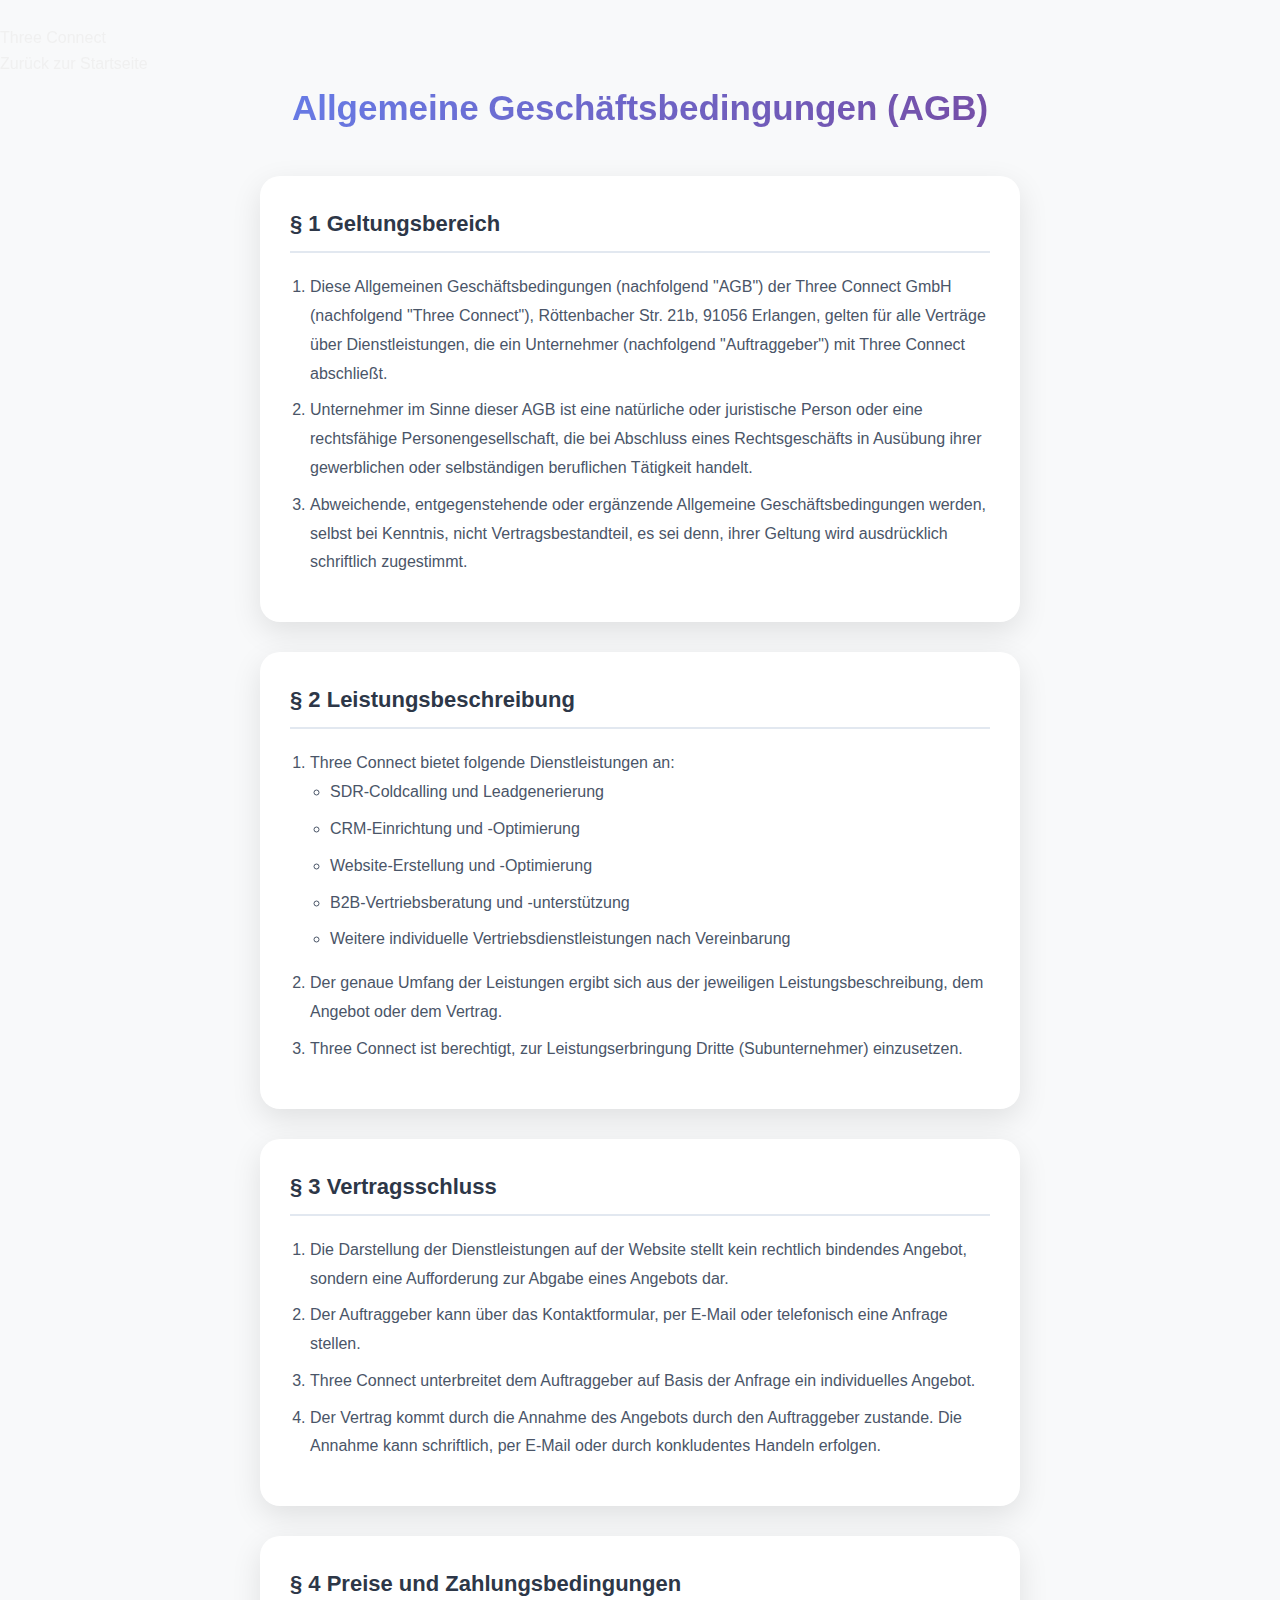
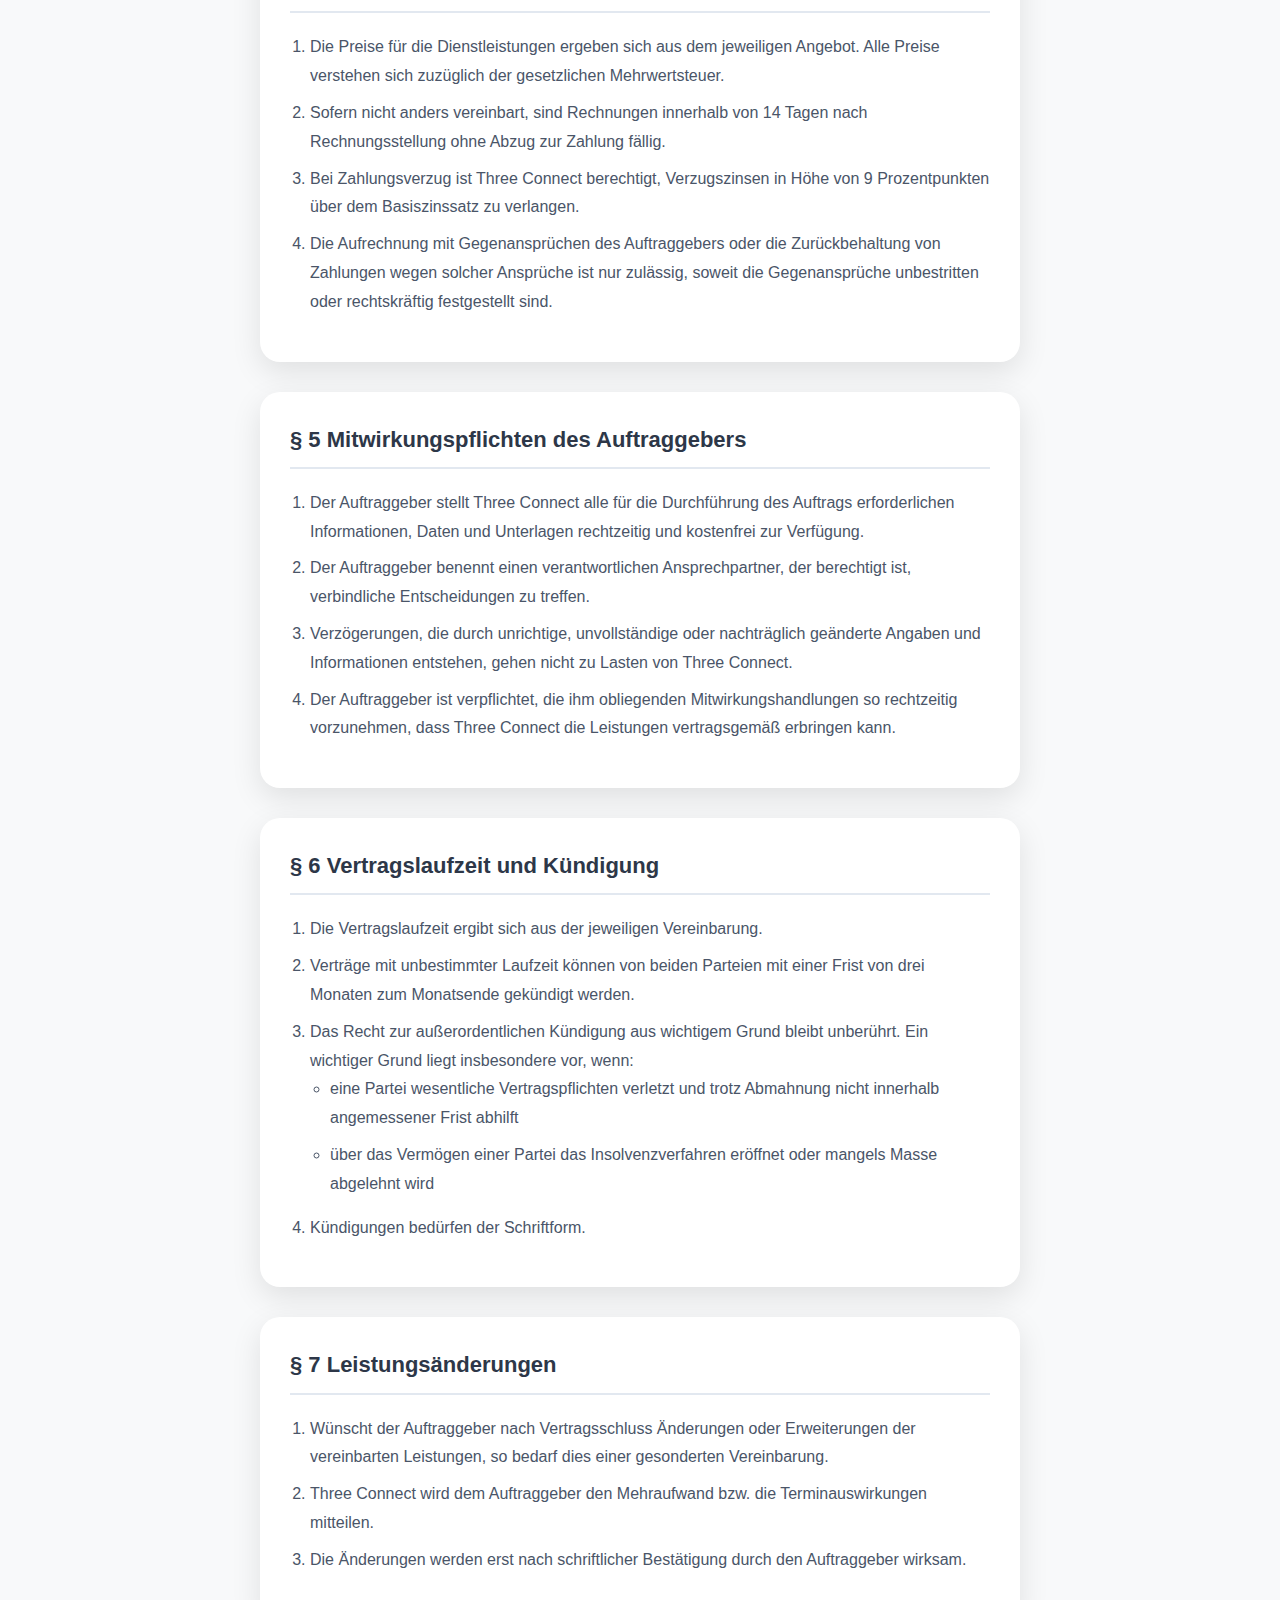
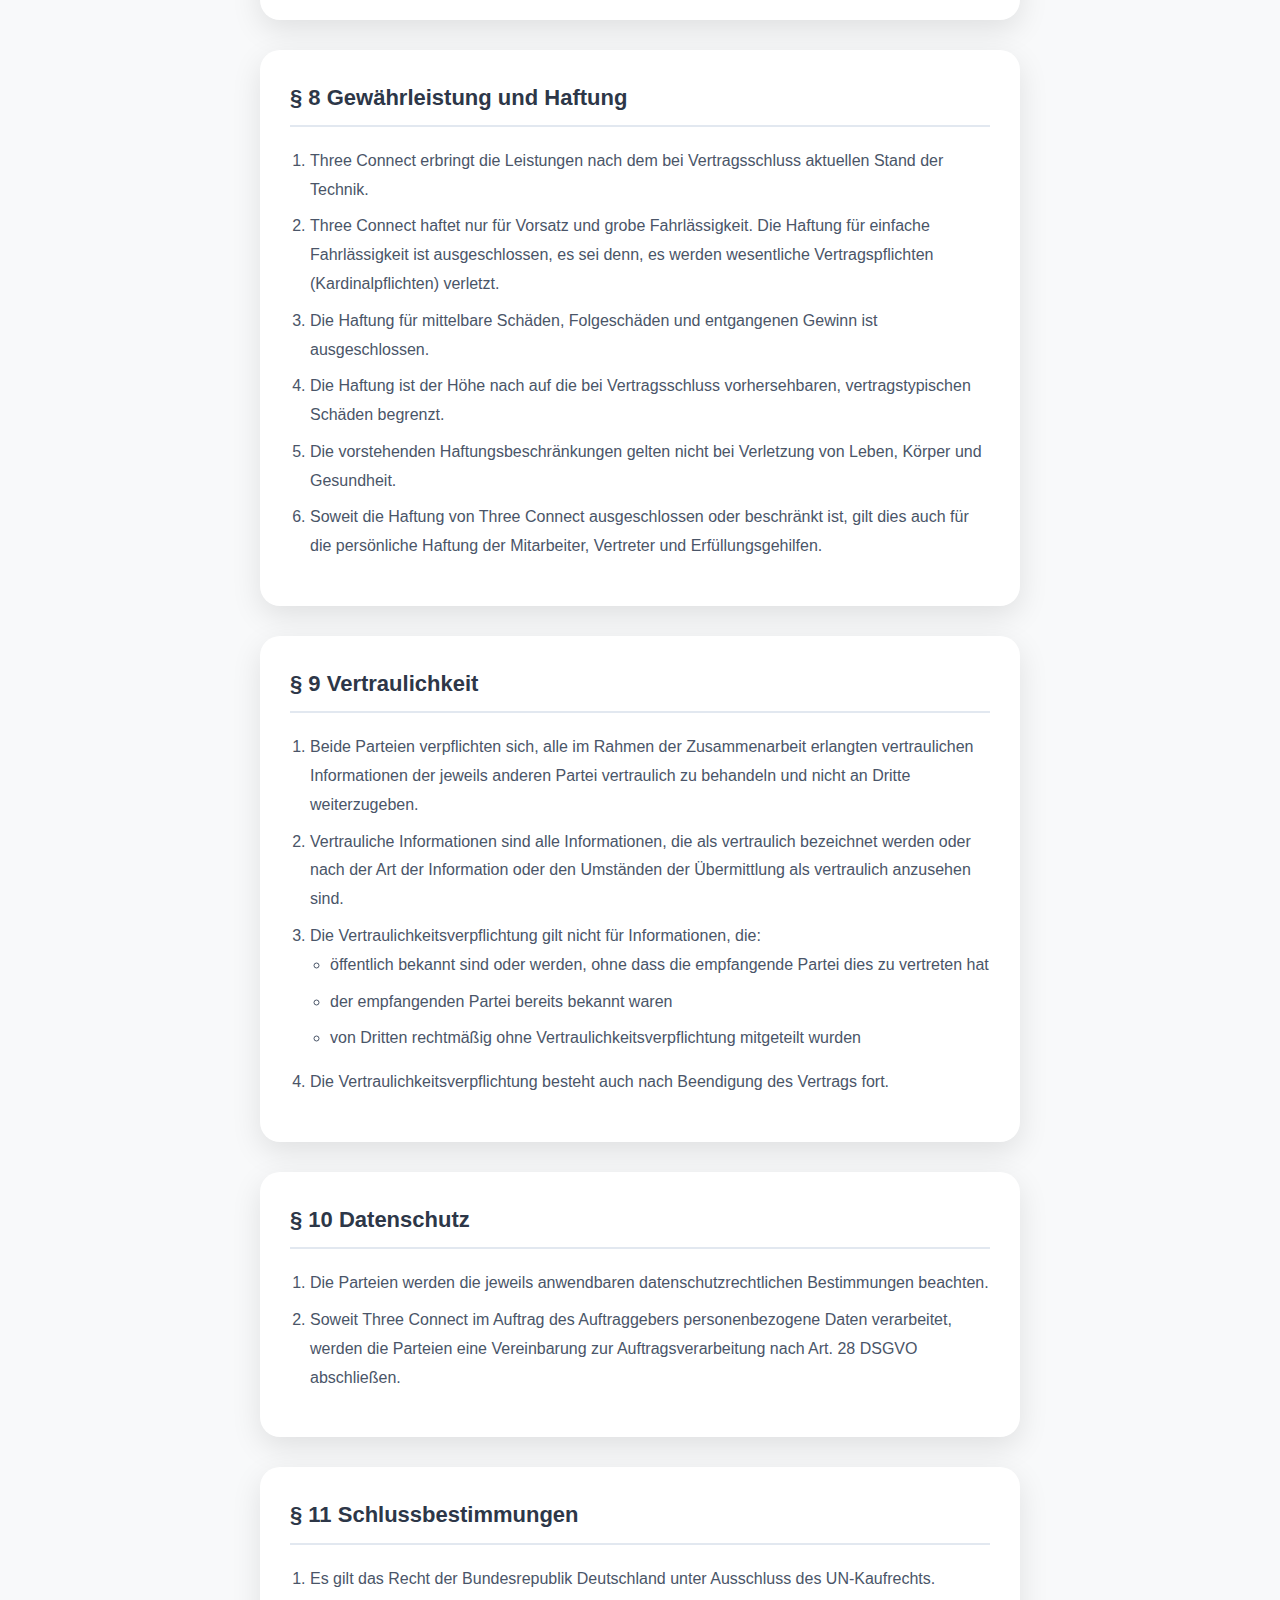
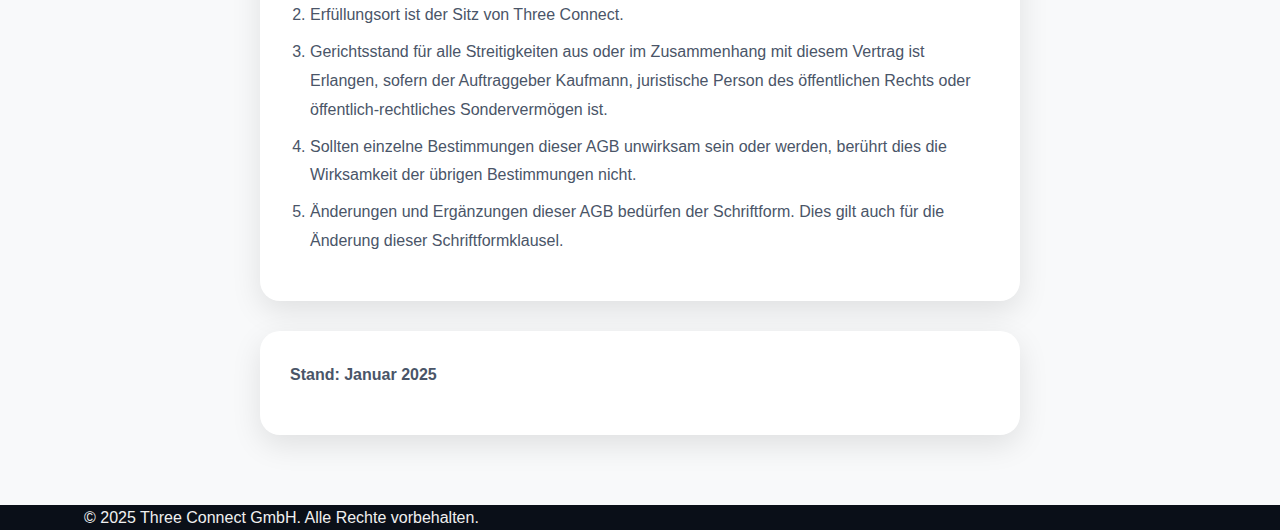
<file: agb.html>
<!DOCTYPE html>
<html lang="de">
<head>
    <meta charset="UTF-8">
    <meta name="viewport" content="width=device-width, initial-scale=1.0">
    <title>Allgemeine Geschäftsbedingungen - Three Connect GmbH</title>
    <meta name="description" content="AGB der Three Connect GmbH - B2B Vertriebsdienstleistungen">
    <link rel="stylesheet" href="css/styles.css">
    <link rel="stylesheet" href="css/legal-pages.css">
    <link rel="stylesheet" href="https://cdnjs.cloudflare.com/ajax/libs/font-awesome/6.4.0/css/all.min.css">
</head>
<body>
    <!-- Header -->
    <header class="header">
        <nav class="nav-2025">
            <div class="nav-container">
                <div class="nav-logo">
                    <a href="index.html">Three Connect</a>
                </div>
                <div class="nav-menu">
                    <a href="index.html" class="nav-link">Zurück zur Startseite</a>
                </div>
            </div>
        </nav>
    </header>

    <!-- Main Content -->
    <main class="legal-page">
        <div class="container">
            <h1>Allgemeine Geschäftsbedingungen (AGB)</h1>
            
            <section class="legal-section">
                <h2>§ 1 Geltungsbereich</h2>
                <ol>
                    <li>Diese Allgemeinen Geschäftsbedingungen (nachfolgend "AGB") der Three Connect GmbH (nachfolgend "Three Connect"), Röttenbacher Str. 21b, 91056 Erlangen, gelten für alle Verträge über Dienstleistungen, die ein Unternehmer (nachfolgend "Auftraggeber") mit Three Connect abschließt.</li>
                    <li>Unternehmer im Sinne dieser AGB ist eine natürliche oder juristische Person oder eine rechtsfähige Personengesellschaft, die bei Abschluss eines Rechtsgeschäfts in Ausübung ihrer gewerblichen oder selbständigen beruflichen Tätigkeit handelt.</li>
                    <li>Abweichende, entgegenstehende oder ergänzende Allgemeine Geschäftsbedingungen werden, selbst bei Kenntnis, nicht Vertragsbestandteil, es sei denn, ihrer Geltung wird ausdrücklich schriftlich zugestimmt.</li>
                </ol>
            </section>

            <section class="legal-section">
                <h2>§ 2 Leistungsbeschreibung</h2>
                <ol>
                    <li>Three Connect bietet folgende Dienstleistungen an:
                        <ul>
                            <li>SDR-Coldcalling und Leadgenerierung</li>
                            <li>CRM-Einrichtung und -Optimierung</li>
                            <li>Website-Erstellung und -Optimierung</li>
                            <li>B2B-Vertriebsberatung und -unterstützung</li>
                            <li>Weitere individuelle Vertriebsdienstleistungen nach Vereinbarung</li>
                        </ul>
                    </li>
                    <li>Der genaue Umfang der Leistungen ergibt sich aus der jeweiligen Leistungsbeschreibung, dem Angebot oder dem Vertrag.</li>
                    <li>Three Connect ist berechtigt, zur Leistungserbringung Dritte (Subunternehmer) einzusetzen.</li>
                </ol>
            </section>

            <section class="legal-section">
                <h2>§ 3 Vertragsschluss</h2>
                <ol>
                    <li>Die Darstellung der Dienstleistungen auf der Website stellt kein rechtlich bindendes Angebot, sondern eine Aufforderung zur Abgabe eines Angebots dar.</li>
                    <li>Der Auftraggeber kann über das Kontaktformular, per E-Mail oder telefonisch eine Anfrage stellen.</li>
                    <li>Three Connect unterbreitet dem Auftraggeber auf Basis der Anfrage ein individuelles Angebot.</li>
                    <li>Der Vertrag kommt durch die Annahme des Angebots durch den Auftraggeber zustande. Die Annahme kann schriftlich, per E-Mail oder durch konkludentes Handeln erfolgen.</li>
                </ol>
            </section>

            <section class="legal-section">
                <h2>§ 4 Preise und Zahlungsbedingungen</h2>
                <ol>
                    <li>Die Preise für die Dienstleistungen ergeben sich aus dem jeweiligen Angebot. Alle Preise verstehen sich zuzüglich der gesetzlichen Mehrwertsteuer.</li>
                    <li>Sofern nicht anders vereinbart, sind Rechnungen innerhalb von 14 Tagen nach Rechnungsstellung ohne Abzug zur Zahlung fällig.</li>
                    <li>Bei Zahlungsverzug ist Three Connect berechtigt, Verzugszinsen in Höhe von 9 Prozentpunkten über dem Basiszinssatz zu verlangen.</li>
                    <li>Die Aufrechnung mit Gegenansprüchen des Auftraggebers oder die Zurückbehaltung von Zahlungen wegen solcher Ansprüche ist nur zulässig, soweit die Gegenansprüche unbestritten oder rechtskräftig festgestellt sind.</li>
                </ol>
            </section>

            <section class="legal-section">
                <h2>§ 5 Mitwirkungspflichten des Auftraggebers</h2>
                <ol>
                    <li>Der Auftraggeber stellt Three Connect alle für die Durchführung des Auftrags erforderlichen Informationen, Daten und Unterlagen rechtzeitig und kostenfrei zur Verfügung.</li>
                    <li>Der Auftraggeber benennt einen verantwortlichen Ansprechpartner, der berechtigt ist, verbindliche Entscheidungen zu treffen.</li>
                    <li>Verzögerungen, die durch unrichtige, unvollständige oder nachträglich geänderte Angaben und Informationen entstehen, gehen nicht zu Lasten von Three Connect.</li>
                    <li>Der Auftraggeber ist verpflichtet, die ihm obliegenden Mitwirkungshandlungen so rechtzeitig vorzunehmen, dass Three Connect die Leistungen vertragsgemäß erbringen kann.</li>
                </ol>
            </section>

            <section class="legal-section">
                <h2>§ 6 Vertragslaufzeit und Kündigung</h2>
                <ol>
                    <li>Die Vertragslaufzeit ergibt sich aus der jeweiligen Vereinbarung.</li>
                    <li>Verträge mit unbestimmter Laufzeit können von beiden Parteien mit einer Frist von drei Monaten zum Monatsende gekündigt werden.</li>
                    <li>Das Recht zur außerordentlichen Kündigung aus wichtigem Grund bleibt unberührt. Ein wichtiger Grund liegt insbesondere vor, wenn:
                        <ul>
                            <li>eine Partei wesentliche Vertragspflichten verletzt und trotz Abmahnung nicht innerhalb angemessener Frist abhilft</li>
                            <li>über das Vermögen einer Partei das Insolvenzverfahren eröffnet oder mangels Masse abgelehnt wird</li>
                        </ul>
                    </li>
                    <li>Kündigungen bedürfen der Schriftform.</li>
                </ol>
            </section>

            <section class="legal-section">
                <h2>§ 7 Leistungsänderungen</h2>
                <ol>
                    <li>Wünscht der Auftraggeber nach Vertragsschluss Änderungen oder Erweiterungen der vereinbarten Leistungen, so bedarf dies einer gesonderten Vereinbarung.</li>
                    <li>Three Connect wird dem Auftraggeber den Mehraufwand bzw. die Terminauswirkungen mitteilen.</li>
                    <li>Die Änderungen werden erst nach schriftlicher Bestätigung durch den Auftraggeber wirksam.</li>
                </ol>
            </section>

            <section class="legal-section">
                <h2>§ 8 Gewährleistung und Haftung</h2>
                <ol>
                    <li>Three Connect erbringt die Leistungen nach dem bei Vertragsschluss aktuellen Stand der Technik.</li>
                    <li>Three Connect haftet nur für Vorsatz und grobe Fahrlässigkeit. Die Haftung für einfache Fahrlässigkeit ist ausgeschlossen, es sei denn, es werden wesentliche Vertragspflichten (Kardinalpflichten) verletzt.</li>
                    <li>Die Haftung für mittelbare Schäden, Folgeschäden und entgangenen Gewinn ist ausgeschlossen.</li>
                    <li>Die Haftung ist der Höhe nach auf die bei Vertragsschluss vorhersehbaren, vertragstypischen Schäden begrenzt.</li>
                    <li>Die vorstehenden Haftungsbeschränkungen gelten nicht bei Verletzung von Leben, Körper und Gesundheit.</li>
                    <li>Soweit die Haftung von Three Connect ausgeschlossen oder beschränkt ist, gilt dies auch für die persönliche Haftung der Mitarbeiter, Vertreter und Erfüllungsgehilfen.</li>
                </ol>
            </section>

            <section class="legal-section">
                <h2>§ 9 Vertraulichkeit</h2>
                <ol>
                    <li>Beide Parteien verpflichten sich, alle im Rahmen der Zusammenarbeit erlangten vertraulichen Informationen der jeweils anderen Partei vertraulich zu behandeln und nicht an Dritte weiterzugeben.</li>
                    <li>Vertrauliche Informationen sind alle Informationen, die als vertraulich bezeichnet werden oder nach der Art der Information oder den Umständen der Übermittlung als vertraulich anzusehen sind.</li>
                    <li>Die Vertraulichkeitsverpflichtung gilt nicht für Informationen, die:
                        <ul>
                            <li>öffentlich bekannt sind oder werden, ohne dass die empfangende Partei dies zu vertreten hat</li>
                            <li>der empfangenden Partei bereits bekannt waren</li>
                            <li>von Dritten rechtmäßig ohne Vertraulichkeitsverpflichtung mitgeteilt wurden</li>
                        </ul>
                    </li>
                    <li>Die Vertraulichkeitsverpflichtung besteht auch nach Beendigung des Vertrags fort.</li>
                </ol>
            </section>

            <section class="legal-section">
                <h2>§ 10 Datenschutz</h2>
                <ol>
                    <li>Die Parteien werden die jeweils anwendbaren datenschutzrechtlichen Bestimmungen beachten.</li>
                    <li>Soweit Three Connect im Auftrag des Auftraggebers personenbezogene Daten verarbeitet, werden die Parteien eine Vereinbarung zur Auftragsverarbeitung nach Art. 28 DSGVO abschließen.</li>
                </ol>
            </section>

            <section class="legal-section">
                <h2>§ 11 Schlussbestimmungen</h2>
                <ol>
                    <li>Es gilt das Recht der Bundesrepublik Deutschland unter Ausschluss des UN-Kaufrechts.</li>
                    <li>Erfüllungsort ist der Sitz von Three Connect.</li>
                    <li>Gerichtsstand für alle Streitigkeiten aus oder im Zusammenhang mit diesem Vertrag ist Erlangen, sofern der Auftraggeber Kaufmann, juristische Person des öffentlichen Rechts oder öffentlich-rechtliches Sondervermögen ist.</li>
                    <li>Sollten einzelne Bestimmungen dieser AGB unwirksam sein oder werden, berührt dies die Wirksamkeit der übrigen Bestimmungen nicht.</li>
                    <li>Änderungen und Ergänzungen dieser AGB bedürfen der Schriftform. Dies gilt auch für die Änderung dieser Schriftformklausel.</li>
                </ol>
            </section>

            <section class="legal-section">
                <p><strong>Stand: Januar 2025</strong></p>
            </section>
        </div>
    </main>

    <!-- Footer -->
    <footer class="footer">
        <div class="container">
            <p>&copy; 2025 Three Connect GmbH. Alle Rechte vorbehalten.</p>
        </div>
    </footer>
</body>
</html>
</file>
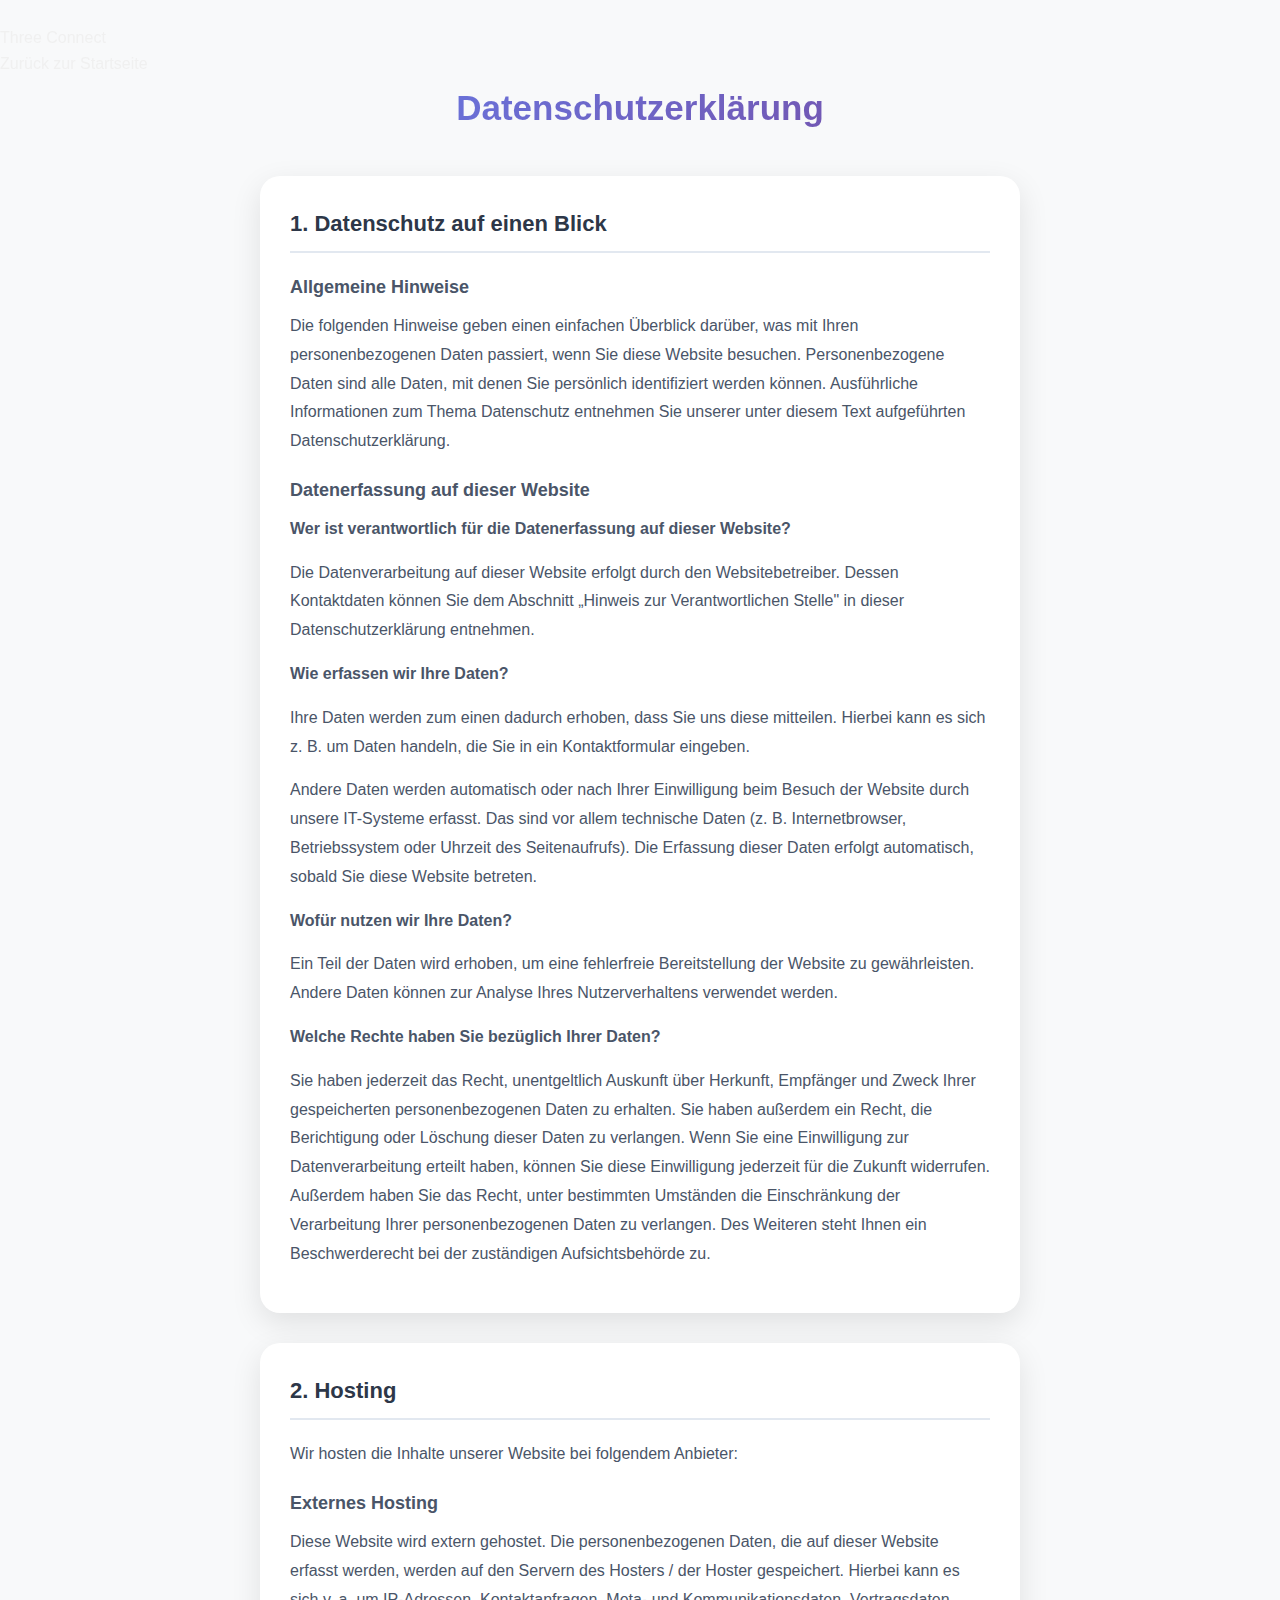
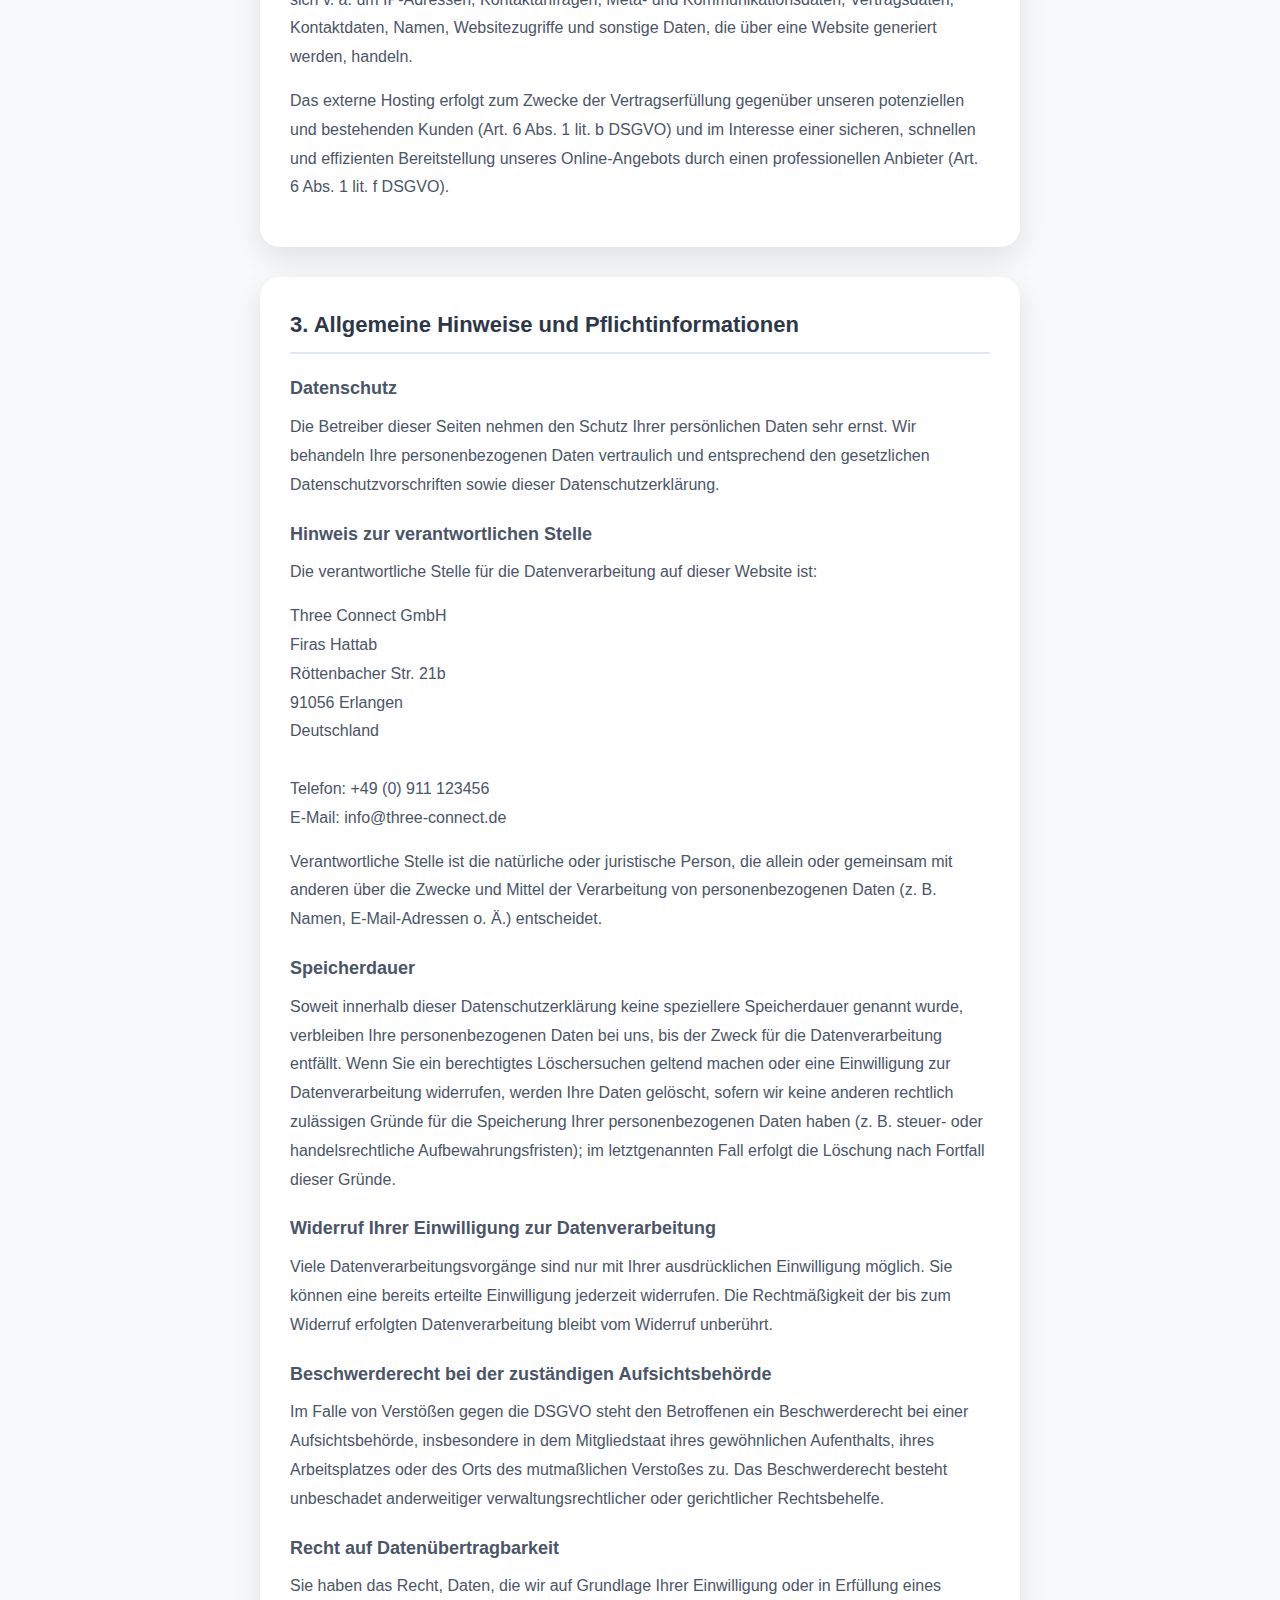
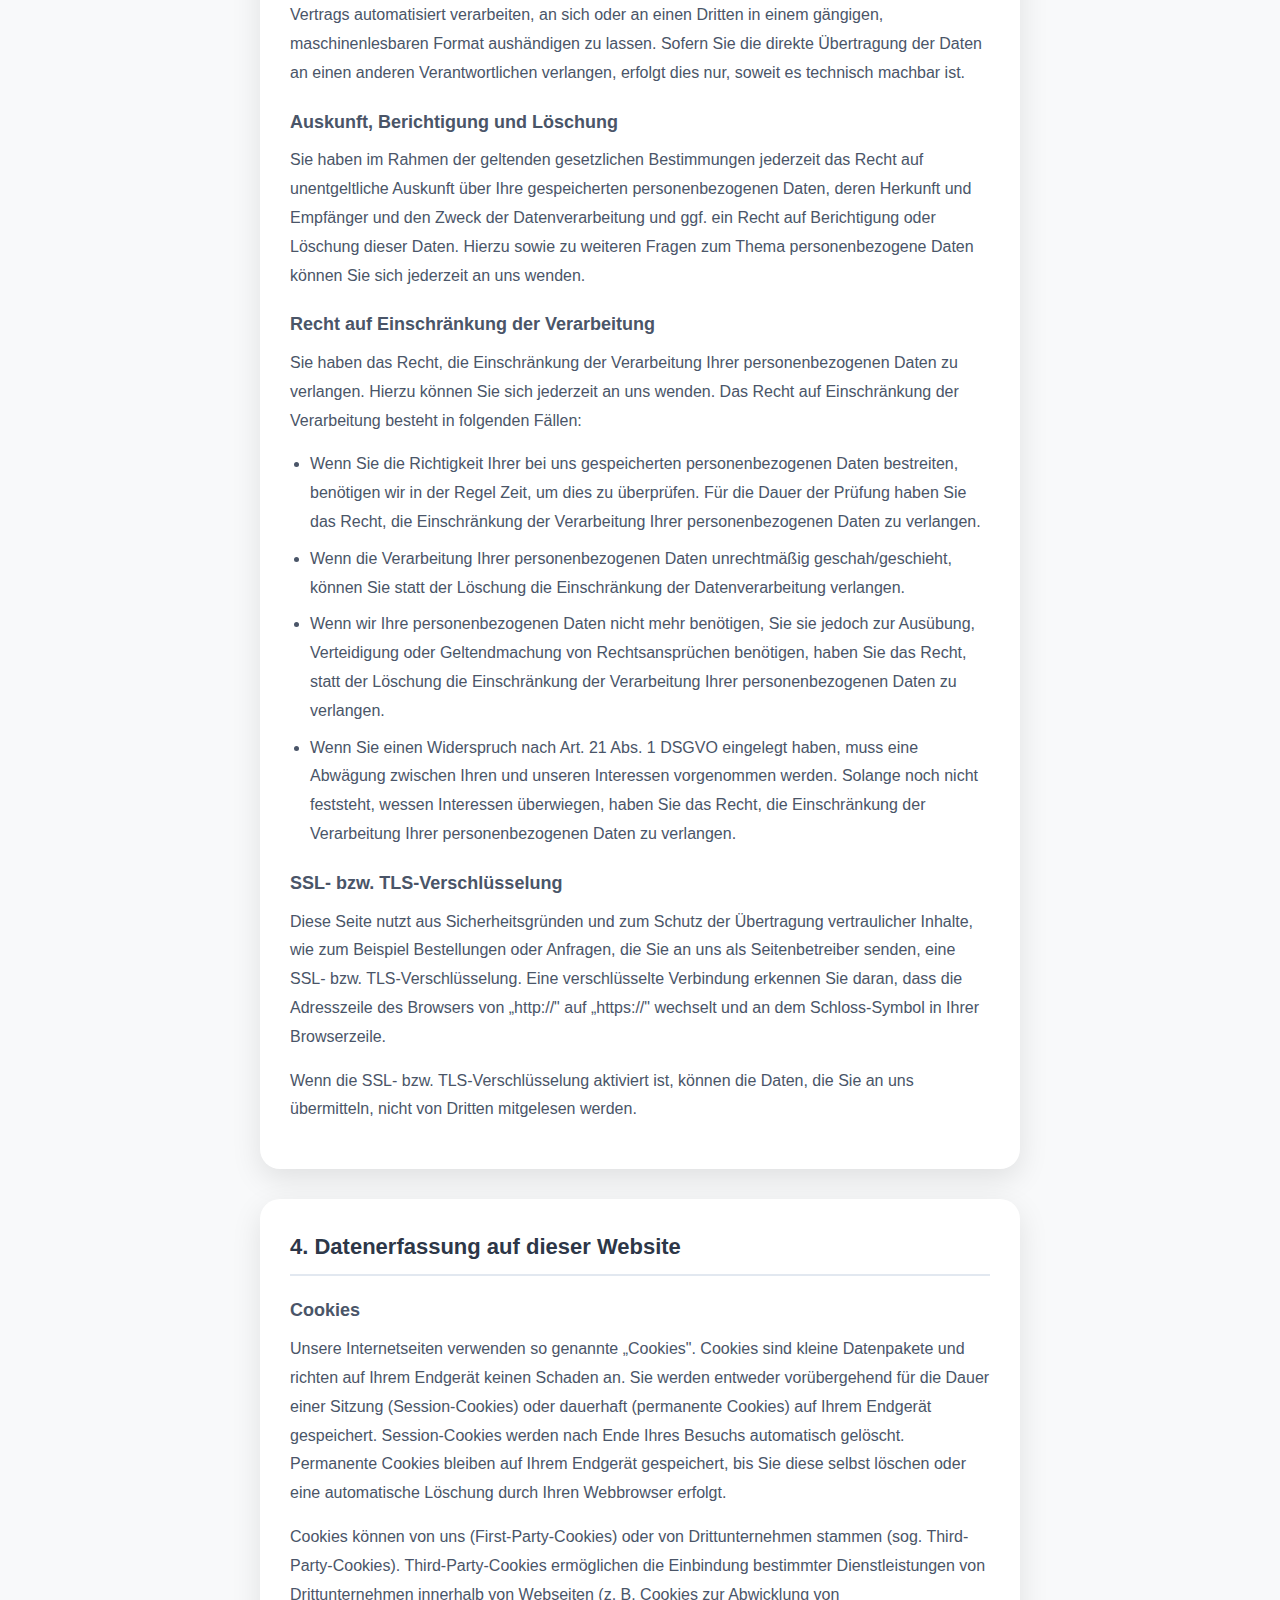
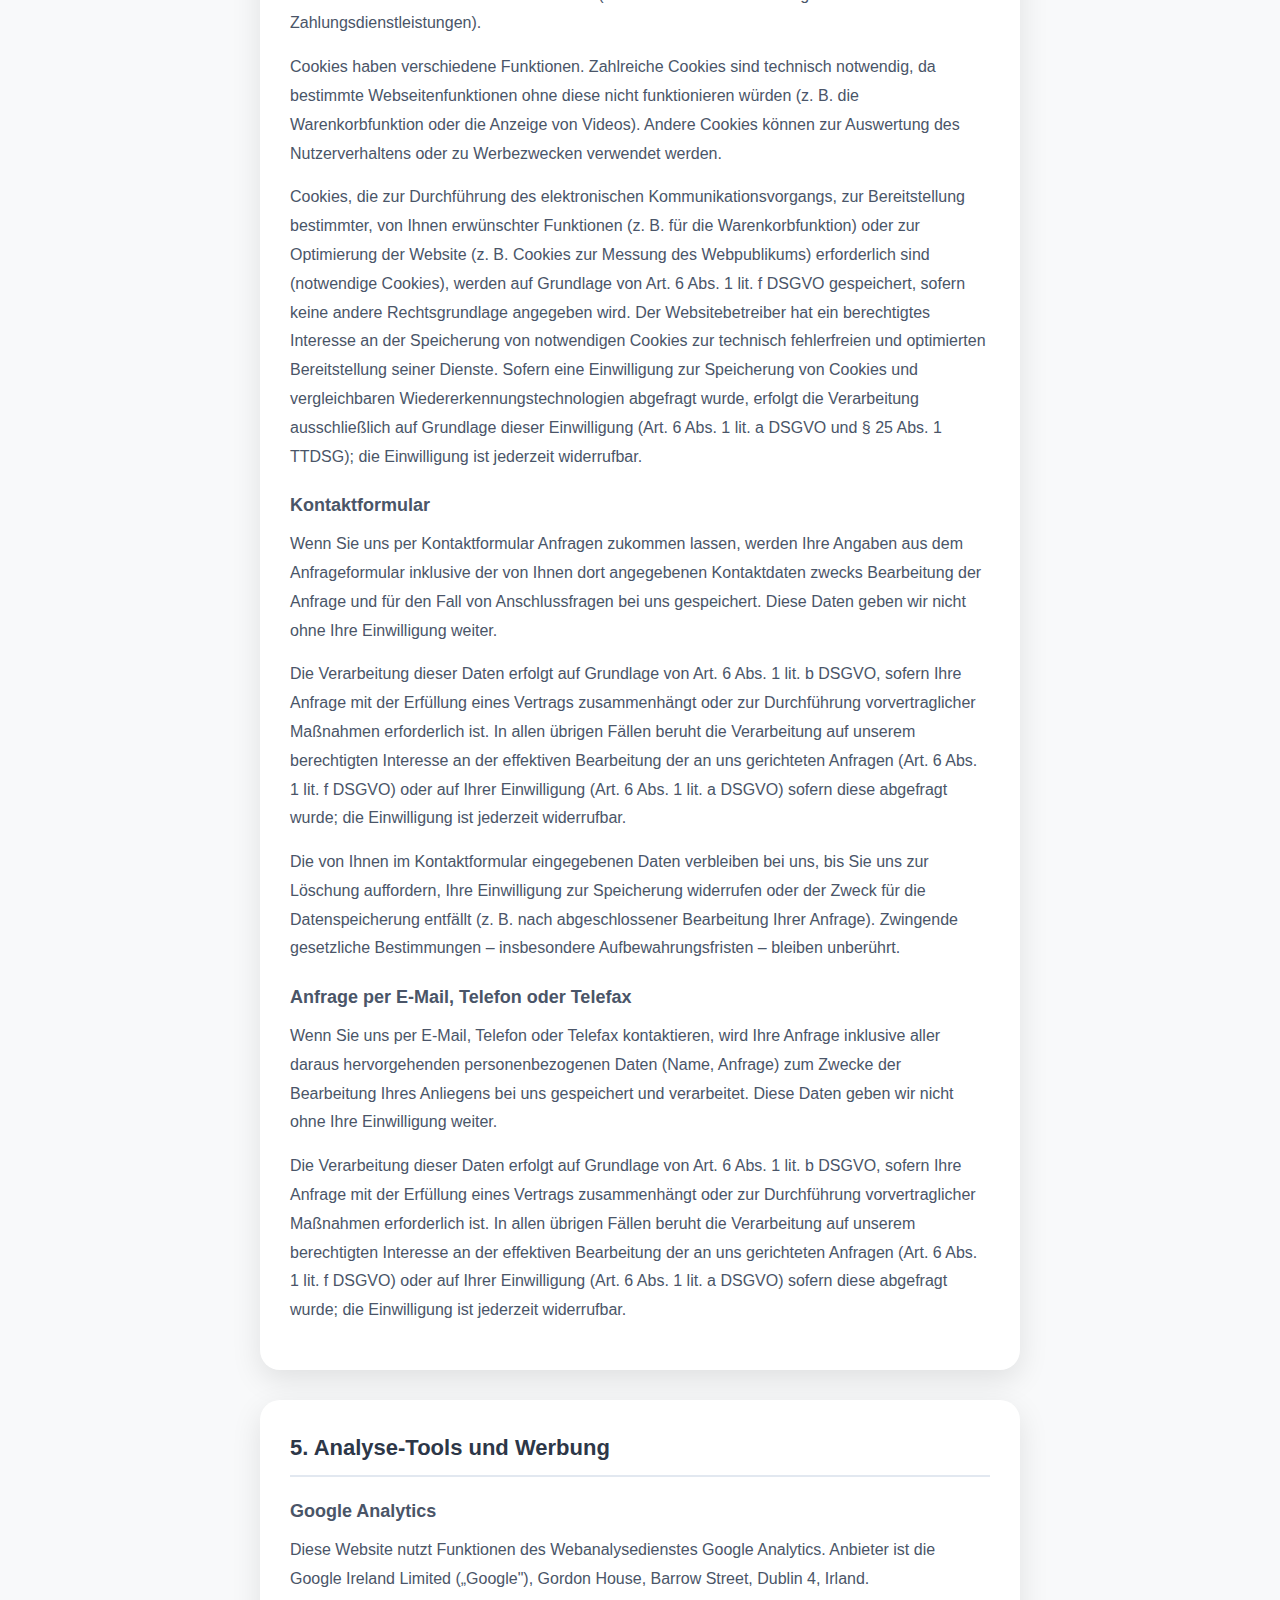
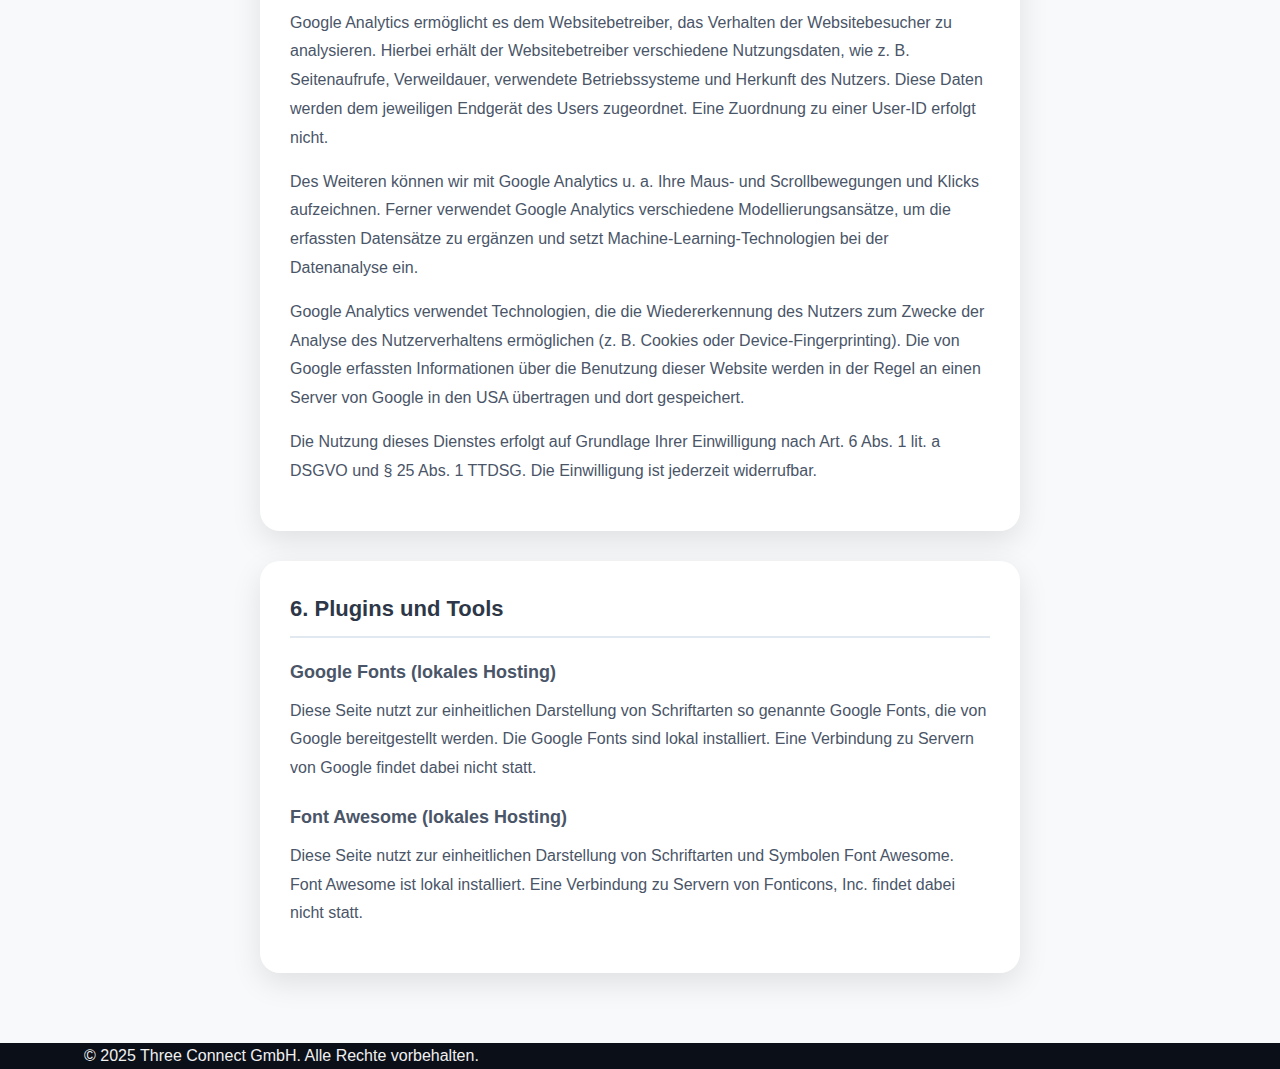
<file: datenschutz.html>
<!DOCTYPE html>
<html lang="de">
<head>
    <meta charset="UTF-8">
    <meta name="viewport" content="width=device-width, initial-scale=1.0">
    <title>Datenschutzerklärung - Three Connect GmbH</title>
    <meta name="description" content="Datenschutzerklärung der Three Connect GmbH - Wie wir Ihre Daten schützen">
    <link rel="stylesheet" href="css/styles.css">
    <link rel="stylesheet" href="css/legal-pages.css">
    <link rel="stylesheet" href="https://cdnjs.cloudflare.com/ajax/libs/font-awesome/6.4.0/css/all.min.css">
</head>
<body>
    <!-- Header -->
    <header class="header">
        <nav class="nav-2025">
            <div class="nav-container">
                <div class="nav-logo">
                    <a href="index.html">Three Connect</a>
                </div>
                <div class="nav-menu">
                    <a href="index.html" class="nav-link">Zurück zur Startseite</a>
                </div>
            </div>
        </nav>
    </header>

    <!-- Main Content -->
    <main class="legal-page">
        <div class="container">
            <h1>Datenschutzerklärung</h1>
            
            <section class="legal-section">
                <h2>1. Datenschutz auf einen Blick</h2>
                
                <h3>Allgemeine Hinweise</h3>
                <p>
                    Die folgenden Hinweise geben einen einfachen Überblick darüber, was mit Ihren personenbezogenen Daten passiert, wenn Sie diese Website besuchen. Personenbezogene Daten sind alle Daten, mit denen Sie persönlich identifiziert werden können. Ausführliche Informationen zum Thema Datenschutz entnehmen Sie unserer unter diesem Text aufgeführten Datenschutzerklärung.
                </p>

                <h3>Datenerfassung auf dieser Website</h3>
                <p><strong>Wer ist verantwortlich für die Datenerfassung auf dieser Website?</strong></p>
                <p>
                    Die Datenverarbeitung auf dieser Website erfolgt durch den Websitebetreiber. Dessen Kontaktdaten können Sie dem Abschnitt „Hinweis zur Verantwortlichen Stelle" in dieser Datenschutzerklärung entnehmen.
                </p>

                <p><strong>Wie erfassen wir Ihre Daten?</strong></p>
                <p>
                    Ihre Daten werden zum einen dadurch erhoben, dass Sie uns diese mitteilen. Hierbei kann es sich z. B. um Daten handeln, die Sie in ein Kontaktformular eingeben.
                </p>
                <p>
                    Andere Daten werden automatisch oder nach Ihrer Einwilligung beim Besuch der Website durch unsere IT-Systeme erfasst. Das sind vor allem technische Daten (z. B. Internetbrowser, Betriebssystem oder Uhrzeit des Seitenaufrufs). Die Erfassung dieser Daten erfolgt automatisch, sobald Sie diese Website betreten.
                </p>

                <p><strong>Wofür nutzen wir Ihre Daten?</strong></p>
                <p>
                    Ein Teil der Daten wird erhoben, um eine fehlerfreie Bereitstellung der Website zu gewährleisten. Andere Daten können zur Analyse Ihres Nutzerverhaltens verwendet werden.
                </p>

                <p><strong>Welche Rechte haben Sie bezüglich Ihrer Daten?</strong></p>
                <p>
                    Sie haben jederzeit das Recht, unentgeltlich Auskunft über Herkunft, Empfänger und Zweck Ihrer gespeicherten personenbezogenen Daten zu erhalten. Sie haben außerdem ein Recht, die Berichtigung oder Löschung dieser Daten zu verlangen. Wenn Sie eine Einwilligung zur Datenverarbeitung erteilt haben, können Sie diese Einwilligung jederzeit für die Zukunft widerrufen. Außerdem haben Sie das Recht, unter bestimmten Umständen die Einschränkung der Verarbeitung Ihrer personenbezogenen Daten zu verlangen. Des Weiteren steht Ihnen ein Beschwerderecht bei der zuständigen Aufsichtsbehörde zu.
                </p>
            </section>

            <section class="legal-section">
                <h2>2. Hosting</h2>
                <p>
                    Wir hosten die Inhalte unserer Website bei folgendem Anbieter:
                </p>
                <h3>Externes Hosting</h3>
                <p>
                    Diese Website wird extern gehostet. Die personenbezogenen Daten, die auf dieser Website erfasst werden, werden auf den Servern des Hosters / der Hoster gespeichert. Hierbei kann es sich v. a. um IP-Adressen, Kontaktanfragen, Meta- und Kommunikationsdaten, Vertragsdaten, Kontaktdaten, Namen, Websitezugriffe und sonstige Daten, die über eine Website generiert werden, handeln.
                </p>
                <p>
                    Das externe Hosting erfolgt zum Zwecke der Vertragserfüllung gegenüber unseren potenziellen und bestehenden Kunden (Art. 6 Abs. 1 lit. b DSGVO) und im Interesse einer sicheren, schnellen und effizienten Bereitstellung unseres Online-Angebots durch einen professionellen Anbieter (Art. 6 Abs. 1 lit. f DSGVO).
                </p>
            </section>

            <section class="legal-section">
                <h2>3. Allgemeine Hinweise und Pflichtinformationen</h2>
                
                <h3>Datenschutz</h3>
                <p>
                    Die Betreiber dieser Seiten nehmen den Schutz Ihrer persönlichen Daten sehr ernst. Wir behandeln Ihre personenbezogenen Daten vertraulich und entsprechend den gesetzlichen Datenschutzvorschriften sowie dieser Datenschutzerklärung.
                </p>

                <h3>Hinweis zur verantwortlichen Stelle</h3>
                <p>
                    Die verantwortliche Stelle für die Datenverarbeitung auf dieser Website ist:
                </p>
                <p>
                    Three Connect GmbH<br>
                    Firas Hattab<br>
                    Röttenbacher Str. 21b<br>
                    91056 Erlangen<br>
                    Deutschland<br><br>
                    Telefon: +49 (0) 911 123456<br>
                    E-Mail: info@three-connect.de
                </p>
                <p>
                    Verantwortliche Stelle ist die natürliche oder juristische Person, die allein oder gemeinsam mit anderen über die Zwecke und Mittel der Verarbeitung von personenbezogenen Daten (z. B. Namen, E-Mail-Adressen o. Ä.) entscheidet.
                </p>

                <h3>Speicherdauer</h3>
                <p>
                    Soweit innerhalb dieser Datenschutzerklärung keine speziellere Speicherdauer genannt wurde, verbleiben Ihre personenbezogenen Daten bei uns, bis der Zweck für die Datenverarbeitung entfällt. Wenn Sie ein berechtigtes Löschersuchen geltend machen oder eine Einwilligung zur Datenverarbeitung widerrufen, werden Ihre Daten gelöscht, sofern wir keine anderen rechtlich zulässigen Gründe für die Speicherung Ihrer personenbezogenen Daten haben (z. B. steuer- oder handelsrechtliche Aufbewahrungsfristen); im letztgenannten Fall erfolgt die Löschung nach Fortfall dieser Gründe.
                </p>

                <h3>Widerruf Ihrer Einwilligung zur Datenverarbeitung</h3>
                <p>
                    Viele Datenverarbeitungsvorgänge sind nur mit Ihrer ausdrücklichen Einwilligung möglich. Sie können eine bereits erteilte Einwilligung jederzeit widerrufen. Die Rechtmäßigkeit der bis zum Widerruf erfolgten Datenverarbeitung bleibt vom Widerruf unberührt.
                </p>

                <h3>Beschwerderecht bei der zuständigen Aufsichtsbehörde</h3>
                <p>
                    Im Falle von Verstößen gegen die DSGVO steht den Betroffenen ein Beschwerderecht bei einer Aufsichtsbehörde, insbesondere in dem Mitgliedstaat ihres gewöhnlichen Aufenthalts, ihres Arbeitsplatzes oder des Orts des mutmaßlichen Verstoßes zu. Das Beschwerderecht besteht unbeschadet anderweitiger verwaltungsrechtlicher oder gerichtlicher Rechtsbehelfe.
                </p>

                <h3>Recht auf Datenübertragbarkeit</h3>
                <p>
                    Sie haben das Recht, Daten, die wir auf Grundlage Ihrer Einwilligung oder in Erfüllung eines Vertrags automatisiert verarbeiten, an sich oder an einen Dritten in einem gängigen, maschinenlesbaren Format aushändigen zu lassen. Sofern Sie die direkte Übertragung der Daten an einen anderen Verantwortlichen verlangen, erfolgt dies nur, soweit es technisch machbar ist.
                </p>

                <h3>Auskunft, Berichtigung und Löschung</h3>
                <p>
                    Sie haben im Rahmen der geltenden gesetzlichen Bestimmungen jederzeit das Recht auf unentgeltliche Auskunft über Ihre gespeicherten personenbezogenen Daten, deren Herkunft und Empfänger und den Zweck der Datenverarbeitung und ggf. ein Recht auf Berichtigung oder Löschung dieser Daten. Hierzu sowie zu weiteren Fragen zum Thema personenbezogene Daten können Sie sich jederzeit an uns wenden.
                </p>

                <h3>Recht auf Einschränkung der Verarbeitung</h3>
                <p>
                    Sie haben das Recht, die Einschränkung der Verarbeitung Ihrer personenbezogenen Daten zu verlangen. Hierzu können Sie sich jederzeit an uns wenden. Das Recht auf Einschränkung der Verarbeitung besteht in folgenden Fällen:
                </p>
                <ul>
                    <li>Wenn Sie die Richtigkeit Ihrer bei uns gespeicherten personenbezogenen Daten bestreiten, benötigen wir in der Regel Zeit, um dies zu überprüfen. Für die Dauer der Prüfung haben Sie das Recht, die Einschränkung der Verarbeitung Ihrer personenbezogenen Daten zu verlangen.</li>
                    <li>Wenn die Verarbeitung Ihrer personenbezogenen Daten unrechtmäßig geschah/geschieht, können Sie statt der Löschung die Einschränkung der Datenverarbeitung verlangen.</li>
                    <li>Wenn wir Ihre personenbezogenen Daten nicht mehr benötigen, Sie sie jedoch zur Ausübung, Verteidigung oder Geltendmachung von Rechtsansprüchen benötigen, haben Sie das Recht, statt der Löschung die Einschränkung der Verarbeitung Ihrer personenbezogenen Daten zu verlangen.</li>
                    <li>Wenn Sie einen Widerspruch nach Art. 21 Abs. 1 DSGVO eingelegt haben, muss eine Abwägung zwischen Ihren und unseren Interessen vorgenommen werden. Solange noch nicht feststeht, wessen Interessen überwiegen, haben Sie das Recht, die Einschränkung der Verarbeitung Ihrer personenbezogenen Daten zu verlangen.</li>
                </ul>

                <h3>SSL- bzw. TLS-Verschlüsselung</h3>
                <p>
                    Diese Seite nutzt aus Sicherheitsgründen und zum Schutz der Übertragung vertraulicher Inhalte, wie zum Beispiel Bestellungen oder Anfragen, die Sie an uns als Seitenbetreiber senden, eine SSL- bzw. TLS-Verschlüsselung. Eine verschlüsselte Verbindung erkennen Sie daran, dass die Adresszeile des Browsers von „http://" auf „https://" wechselt und an dem Schloss-Symbol in Ihrer Browserzeile.
                </p>
                <p>
                    Wenn die SSL- bzw. TLS-Verschlüsselung aktiviert ist, können die Daten, die Sie an uns übermitteln, nicht von Dritten mitgelesen werden.
                </p>
            </section>

            <section class="legal-section">
                <h2>4. Datenerfassung auf dieser Website</h2>
                
                <h3>Cookies</h3>
                <p>
                    Unsere Internetseiten verwenden so genannte „Cookies". Cookies sind kleine Datenpakete und richten auf Ihrem Endgerät keinen Schaden an. Sie werden entweder vorübergehend für die Dauer einer Sitzung (Session-Cookies) oder dauerhaft (permanente Cookies) auf Ihrem Endgerät gespeichert. Session-Cookies werden nach Ende Ihres Besuchs automatisch gelöscht. Permanente Cookies bleiben auf Ihrem Endgerät gespeichert, bis Sie diese selbst löschen oder eine automatische Löschung durch Ihren Webbrowser erfolgt.
                </p>
                <p>
                    Cookies können von uns (First-Party-Cookies) oder von Drittunternehmen stammen (sog. Third-Party-Cookies). Third-Party-Cookies ermöglichen die Einbindung bestimmter Dienstleistungen von Drittunternehmen innerhalb von Webseiten (z. B. Cookies zur Abwicklung von Zahlungsdienstleistungen).
                </p>
                <p>
                    Cookies haben verschiedene Funktionen. Zahlreiche Cookies sind technisch notwendig, da bestimmte Webseitenfunktionen ohne diese nicht funktionieren würden (z. B. die Warenkorbfunktion oder die Anzeige von Videos). Andere Cookies können zur Auswertung des Nutzerverhaltens oder zu Werbezwecken verwendet werden.
                </p>
                <p>
                    Cookies, die zur Durchführung des elektronischen Kommunikationsvorgangs, zur Bereitstellung bestimmter, von Ihnen erwünschter Funktionen (z. B. für die Warenkorbfunktion) oder zur Optimierung der Website (z. B. Cookies zur Messung des Webpublikums) erforderlich sind (notwendige Cookies), werden auf Grundlage von Art. 6 Abs. 1 lit. f DSGVO gespeichert, sofern keine andere Rechtsgrundlage angegeben wird. Der Websitebetreiber hat ein berechtigtes Interesse an der Speicherung von notwendigen Cookies zur technisch fehlerfreien und optimierten Bereitstellung seiner Dienste. Sofern eine Einwilligung zur Speicherung von Cookies und vergleichbaren Wiedererkennungstechnologien abgefragt wurde, erfolgt die Verarbeitung ausschließlich auf Grundlage dieser Einwilligung (Art. 6 Abs. 1 lit. a DSGVO und § 25 Abs. 1 TTDSG); die Einwilligung ist jederzeit widerrufbar.
                </p>

                <h3>Kontaktformular</h3>
                <p>
                    Wenn Sie uns per Kontaktformular Anfragen zukommen lassen, werden Ihre Angaben aus dem Anfrageformular inklusive der von Ihnen dort angegebenen Kontaktdaten zwecks Bearbeitung der Anfrage und für den Fall von Anschlussfragen bei uns gespeichert. Diese Daten geben wir nicht ohne Ihre Einwilligung weiter.
                </p>
                <p>
                    Die Verarbeitung dieser Daten erfolgt auf Grundlage von Art. 6 Abs. 1 lit. b DSGVO, sofern Ihre Anfrage mit der Erfüllung eines Vertrags zusammenhängt oder zur Durchführung vorvertraglicher Maßnahmen erforderlich ist. In allen übrigen Fällen beruht die Verarbeitung auf unserem berechtigten Interesse an der effektiven Bearbeitung der an uns gerichteten Anfragen (Art. 6 Abs. 1 lit. f DSGVO) oder auf Ihrer Einwilligung (Art. 6 Abs. 1 lit. a DSGVO) sofern diese abgefragt wurde; die Einwilligung ist jederzeit widerrufbar.
                </p>
                <p>
                    Die von Ihnen im Kontaktformular eingegebenen Daten verbleiben bei uns, bis Sie uns zur Löschung auffordern, Ihre Einwilligung zur Speicherung widerrufen oder der Zweck für die Datenspeicherung entfällt (z. B. nach abgeschlossener Bearbeitung Ihrer Anfrage). Zwingende gesetzliche Bestimmungen – insbesondere Aufbewahrungsfristen – bleiben unberührt.
                </p>

                <h3>Anfrage per E-Mail, Telefon oder Telefax</h3>
                <p>
                    Wenn Sie uns per E-Mail, Telefon oder Telefax kontaktieren, wird Ihre Anfrage inklusive aller daraus hervorgehenden personenbezogenen Daten (Name, Anfrage) zum Zwecke der Bearbeitung Ihres Anliegens bei uns gespeichert und verarbeitet. Diese Daten geben wir nicht ohne Ihre Einwilligung weiter.
                </p>
                <p>
                    Die Verarbeitung dieser Daten erfolgt auf Grundlage von Art. 6 Abs. 1 lit. b DSGVO, sofern Ihre Anfrage mit der Erfüllung eines Vertrags zusammenhängt oder zur Durchführung vorvertraglicher Maßnahmen erforderlich ist. In allen übrigen Fällen beruht die Verarbeitung auf unserem berechtigten Interesse an der effektiven Bearbeitung der an uns gerichteten Anfragen (Art. 6 Abs. 1 lit. f DSGVO) oder auf Ihrer Einwilligung (Art. 6 Abs. 1 lit. a DSGVO) sofern diese abgefragt wurde; die Einwilligung ist jederzeit widerrufbar.
                </p>
            </section>

            <section class="legal-section">
                <h2>5. Analyse-Tools und Werbung</h2>
                
                <h3>Google Analytics</h3>
                <p>
                    Diese Website nutzt Funktionen des Webanalysedienstes Google Analytics. Anbieter ist die Google Ireland Limited („Google"), Gordon House, Barrow Street, Dublin 4, Irland.
                </p>
                <p>
                    Google Analytics ermöglicht es dem Websitebetreiber, das Verhalten der Websitebesucher zu analysieren. Hierbei erhält der Websitebetreiber verschiedene Nutzungsdaten, wie z. B. Seitenaufrufe, Verweildauer, verwendete Betriebssysteme und Herkunft des Nutzers. Diese Daten werden dem jeweiligen Endgerät des Users zugeordnet. Eine Zuordnung zu einer User-ID erfolgt nicht.
                </p>
                <p>
                    Des Weiteren können wir mit Google Analytics u. a. Ihre Maus- und Scrollbewegungen und Klicks aufzeichnen. Ferner verwendet Google Analytics verschiedene Modellierungsansätze, um die erfassten Datensätze zu ergänzen und setzt Machine-Learning-Technologien bei der Datenanalyse ein.
                </p>
                <p>
                    Google Analytics verwendet Technologien, die die Wiedererkennung des Nutzers zum Zwecke der Analyse des Nutzerverhaltens ermöglichen (z. B. Cookies oder Device-Fingerprinting). Die von Google erfassten Informationen über die Benutzung dieser Website werden in der Regel an einen Server von Google in den USA übertragen und dort gespeichert.
                </p>
                <p>
                    Die Nutzung dieses Dienstes erfolgt auf Grundlage Ihrer Einwilligung nach Art. 6 Abs. 1 lit. a DSGVO und § 25 Abs. 1 TTDSG. Die Einwilligung ist jederzeit widerrufbar.
                </p>
            </section>

            <section class="legal-section">
                <h2>6. Plugins und Tools</h2>
                
                <h3>Google Fonts (lokales Hosting)</h3>
                <p>
                    Diese Seite nutzt zur einheitlichen Darstellung von Schriftarten so genannte Google Fonts, die von Google bereitgestellt werden. Die Google Fonts sind lokal installiert. Eine Verbindung zu Servern von Google findet dabei nicht statt.
                </p>

                <h3>Font Awesome (lokales Hosting)</h3>
                <p>
                    Diese Seite nutzt zur einheitlichen Darstellung von Schriftarten und Symbolen Font Awesome. Font Awesome ist lokal installiert. Eine Verbindung zu Servern von Fonticons, Inc. findet dabei nicht statt.
                </p>
            </section>
        </div>
    </main>

    <!-- Footer -->
    <footer class="footer">
        <div class="container">
            <p>&copy; 2025 Three Connect GmbH. Alle Rechte vorbehalten.</p>
        </div>
    </footer>
</body>
</html>
</file>
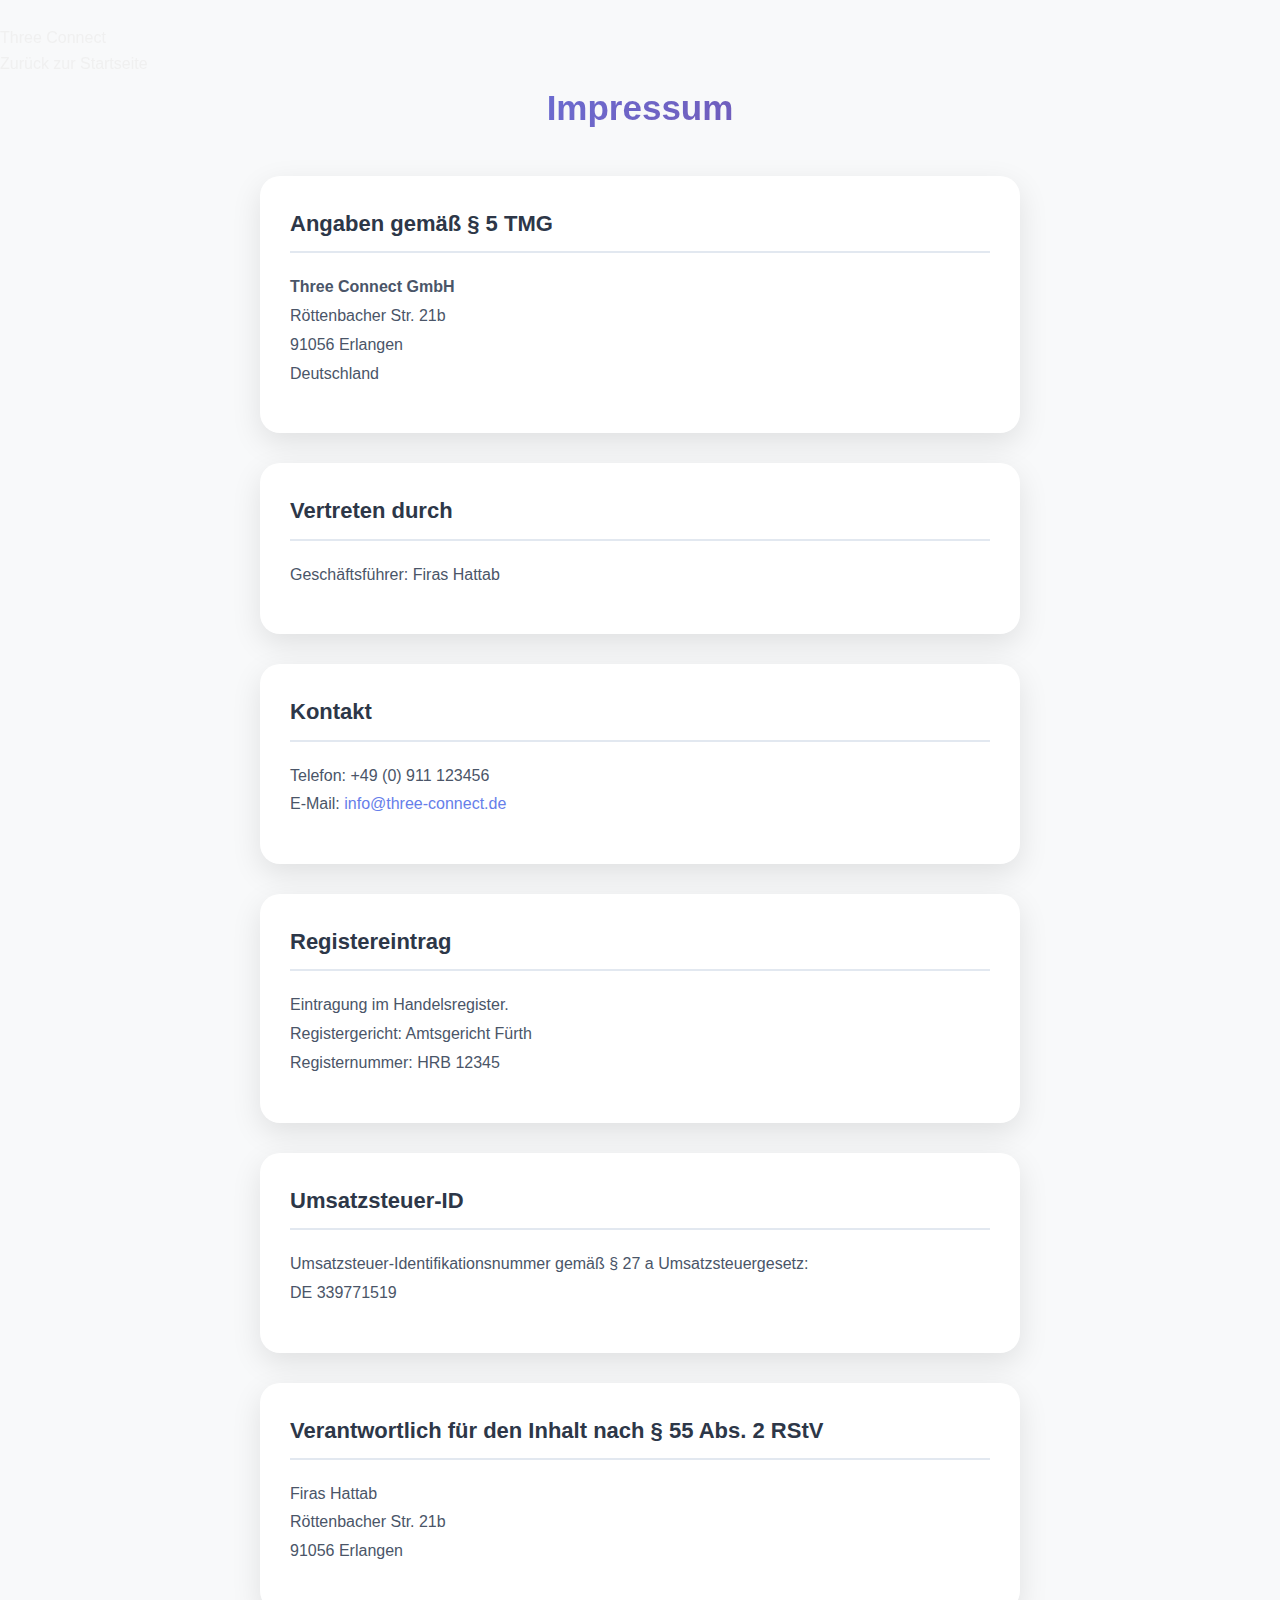
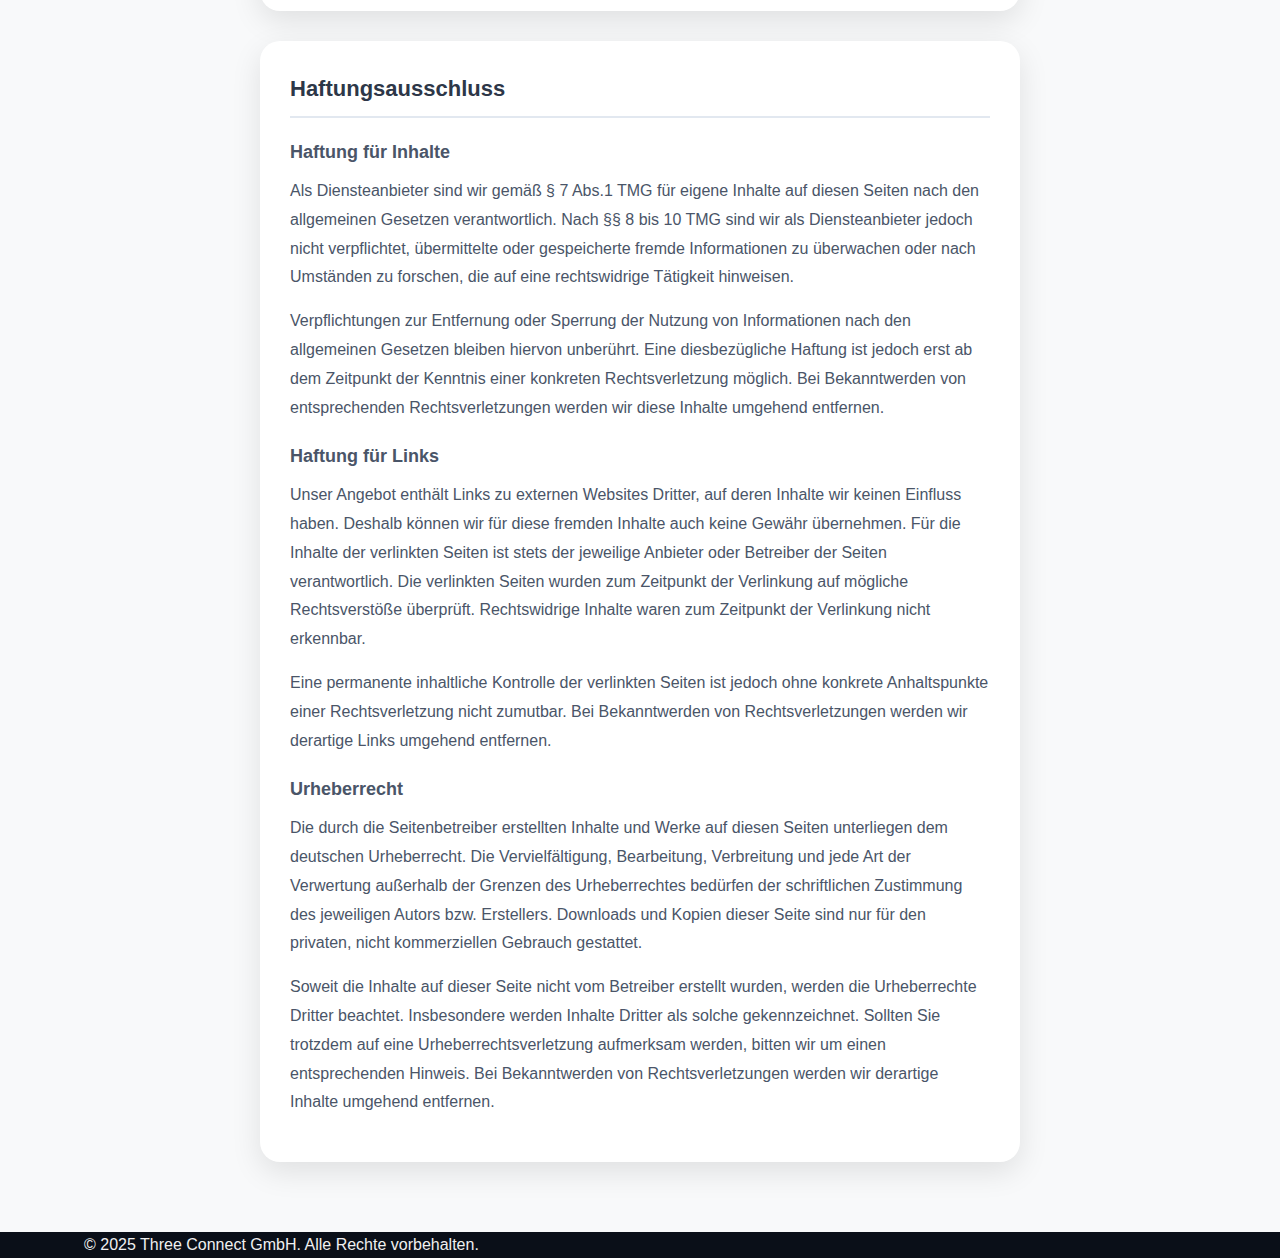
<file: impressum.html>
<!DOCTYPE html>
<html lang="de">
<head>
    <meta charset="UTF-8">
    <meta name="viewport" content="width=device-width, initial-scale=1.0">
    <title>Impressum - Three Connect GmbH</title>
    <meta name="description" content="Impressum der Three Connect GmbH - B2B Vertriebsexperten aus Erlangen">
    <link rel="stylesheet" href="css/styles.css">
    <link rel="stylesheet" href="css/legal-pages.css">
    <link rel="stylesheet" href="https://cdnjs.cloudflare.com/ajax/libs/font-awesome/6.4.0/css/all.min.css">
</head>
<body>
    <!-- Header -->
    <header class="header">
        <nav class="nav-2025">
            <div class="nav-container">
                <div class="nav-logo">
                    <a href="index.html">Three Connect</a>
                </div>
                <div class="nav-menu">
                    <a href="index.html" class="nav-link">Zurück zur Startseite</a>
                </div>
            </div>
        </nav>
    </header>

    <!-- Main Content -->
    <main class="legal-page">
        <div class="container">
            <h1>Impressum</h1>
            
            <section class="legal-section">
                <h2>Angaben gemäß § 5 TMG</h2>
                <p>
                    <strong>Three Connect GmbH</strong><br>
                    Röttenbacher Str. 21b<br>
                    91056 Erlangen<br>
                    Deutschland
                </p>
            </section>

            <section class="legal-section">
                <h2>Vertreten durch</h2>
                <p>Geschäftsführer: Firas Hattab</p>
            </section>

            <section class="legal-section">
                <h2>Kontakt</h2>
                <p>
                    Telefon: +49 (0) 911 123456<br>
                    E-Mail: <a href="mailto:info@three-connect.de">info@three-connect.de</a>
                </p>
            </section>

            <section class="legal-section">
                <h2>Registereintrag</h2>
                <p>
                    Eintragung im Handelsregister.<br>
                    Registergericht: Amtsgericht Fürth<br>
                    Registernummer: HRB 12345
                </p>
            </section>

            <section class="legal-section">
                <h2>Umsatzsteuer-ID</h2>
                <p>
                    Umsatzsteuer-Identifikationsnummer gemäß § 27 a Umsatzsteuergesetz:<br>
                    DE 339771519
                </p>
            </section>

            <section class="legal-section">
                <h2>Verantwortlich für den Inhalt nach § 55 Abs. 2 RStV</h2>
                <p>
                    Firas Hattab<br>
                    Röttenbacher Str. 21b<br>
                    91056 Erlangen
                </p>
            </section>

            <section class="legal-section">
                <h2>Haftungsausschluss</h2>
                
                <h3>Haftung für Inhalte</h3>
                <p>
                    Als Diensteanbieter sind wir gemäß § 7 Abs.1 TMG für eigene Inhalte auf diesen Seiten nach den allgemeinen Gesetzen verantwortlich. Nach §§ 8 bis 10 TMG sind wir als Diensteanbieter jedoch nicht verpflichtet, übermittelte oder gespeicherte fremde Informationen zu überwachen oder nach Umständen zu forschen, die auf eine rechtswidrige Tätigkeit hinweisen.
                </p>
                <p>
                    Verpflichtungen zur Entfernung oder Sperrung der Nutzung von Informationen nach den allgemeinen Gesetzen bleiben hiervon unberührt. Eine diesbezügliche Haftung ist jedoch erst ab dem Zeitpunkt der Kenntnis einer konkreten Rechtsverletzung möglich. Bei Bekanntwerden von entsprechenden Rechtsverletzungen werden wir diese Inhalte umgehend entfernen.
                </p>

                <h3>Haftung für Links</h3>
                <p>
                    Unser Angebot enthält Links zu externen Websites Dritter, auf deren Inhalte wir keinen Einfluss haben. Deshalb können wir für diese fremden Inhalte auch keine Gewähr übernehmen. Für die Inhalte der verlinkten Seiten ist stets der jeweilige Anbieter oder Betreiber der Seiten verantwortlich. Die verlinkten Seiten wurden zum Zeitpunkt der Verlinkung auf mögliche Rechtsverstöße überprüft. Rechtswidrige Inhalte waren zum Zeitpunkt der Verlinkung nicht erkennbar.
                </p>
                <p>
                    Eine permanente inhaltliche Kontrolle der verlinkten Seiten ist jedoch ohne konkrete Anhaltspunkte einer Rechtsverletzung nicht zumutbar. Bei Bekanntwerden von Rechtsverletzungen werden wir derartige Links umgehend entfernen.
                </p>

                <h3>Urheberrecht</h3>
                <p>
                    Die durch die Seitenbetreiber erstellten Inhalte und Werke auf diesen Seiten unterliegen dem deutschen Urheberrecht. Die Vervielfältigung, Bearbeitung, Verbreitung und jede Art der Verwertung außerhalb der Grenzen des Urheberrechtes bedürfen der schriftlichen Zustimmung des jeweiligen Autors bzw. Erstellers. Downloads und Kopien dieser Seite sind nur für den privaten, nicht kommerziellen Gebrauch gestattet.
                </p>
                <p>
                    Soweit die Inhalte auf dieser Seite nicht vom Betreiber erstellt wurden, werden die Urheberrechte Dritter beachtet. Insbesondere werden Inhalte Dritter als solche gekennzeichnet. Sollten Sie trotzdem auf eine Urheberrechtsverletzung aufmerksam werden, bitten wir um einen entsprechenden Hinweis. Bei Bekanntwerden von Rechtsverletzungen werden wir derartige Inhalte umgehend entfernen.
                </p>
            </section>
        </div>
    </main>

    <!-- Footer -->
    <footer class="footer">
        <div class="container">
            <p>&copy; 2025 Three Connect GmbH. Alle Rechte vorbehalten.</p>
        </div>
    </footer>
</body>
</html>
</file>
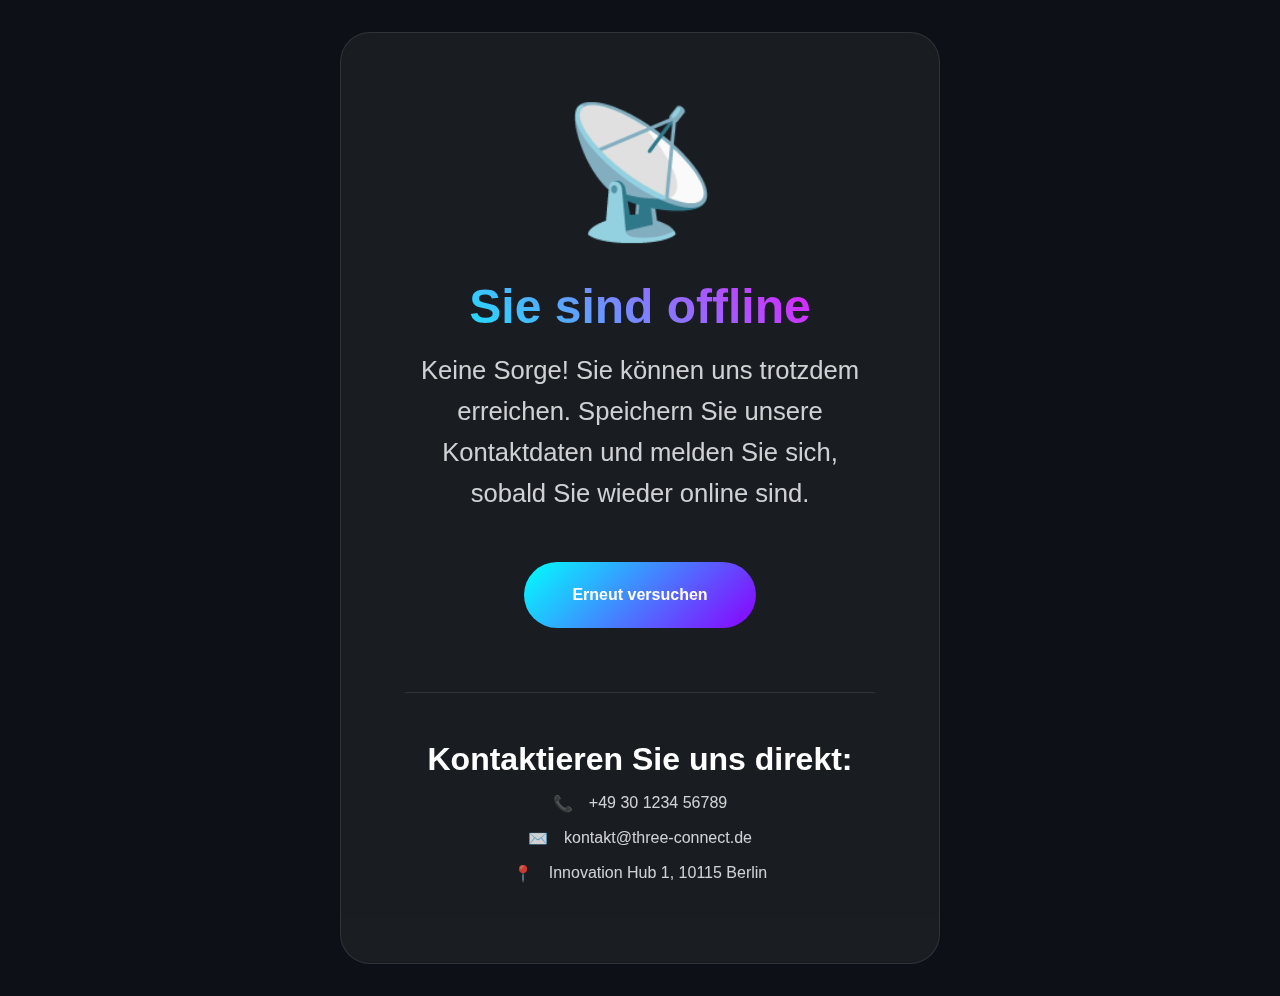
<file: offline.html>
<!DOCTYPE html>
<html lang="de">
<head>
    <meta charset="UTF-8">
    <meta name="viewport" content="width=device-width, initial-scale=1.0">
    <title>Three Connect - Offline</title>
    <style>
        * {
            margin: 0;
            padding: 0;
            box-sizing: border-box;
        }
        
        body {
            font-family: 'Inter', -apple-system, BlinkMacSystemFont, sans-serif;
            background: #0d1117;
            color: #fff;
            display: flex;
            align-items: center;
            justify-content: center;
            min-height: 100vh;
            padding: 2rem;
        }
        
        .offline-container {
            text-align: center;
            max-width: 600px;
            padding: 4rem;
            background: rgba(255, 255, 255, 0.05);
            backdrop-filter: blur(20px);
            border: 1px solid rgba(255, 255, 255, 0.1);
            border-radius: 30px;
        }
        
        .offline-icon {
            font-size: 8rem;
            margin-bottom: 2rem;
            animation: float 3s ease-in-out infinite;
        }
        
        @keyframes float {
            0%, 100% { transform: translateY(0); }
            50% { transform: translateY(-20px); }
        }
        
        h1 {
            font-size: 3rem;
            margin-bottom: 1rem;
            background: linear-gradient(45deg, #00ffff, #ff00ff);
            -webkit-background-clip: text;
            -webkit-text-fill-color: transparent;
            background-clip: text;
        }
        
        p {
            font-size: 1.6rem;
            opacity: 0.8;
            margin-bottom: 3rem;
            line-height: 1.6;
        }
        
        .retry-button {
            display: inline-block;
            padding: 1.5rem 3rem;
            background: linear-gradient(135deg, #00ffff, #8b00ff);
            color: white;
            text-decoration: none;
            border-radius: 50px;
            font-weight: 600;
            transition: all 0.3s ease;
        }
        
        .retry-button:hover {
            transform: scale(1.05);
            box-shadow: 0 10px 30px rgba(0, 255, 255, 0.5);
        }
        
        .contact-info {
            margin-top: 4rem;
            padding-top: 3rem;
            border-top: 1px solid rgba(255, 255, 255, 0.1);
        }
        
        .contact-info h2 {
            font-size: 2rem;
            margin-bottom: 1rem;
        }
        
        .contact-item {
            display: flex;
            align-items: center;
            justify-content: center;
            gap: 1rem;
            margin: 1rem 0;
            opacity: 0.8;
        }
    </style>
</head>
<body>
    <div class="offline-container">
        <div class="offline-icon">📡</div>
        <h1>Sie sind offline</h1>
        <p>
            Keine Sorge! Sie können uns trotzdem erreichen. 
            Speichern Sie unsere Kontaktdaten und melden Sie sich, 
            sobald Sie wieder online sind.
        </p>
        
        <a href="/" class="retry-button" onclick="window.location.reload()">
            Erneut versuchen
        </a>
        
        <div class="contact-info">
            <h2>Kontaktieren Sie uns direkt:</h2>
            <div class="contact-item">
                <span>📞</span>
                <span>+49 30 1234 56789</span>
            </div>
            <div class="contact-item">
                <span>✉️</span>
                <span>kontakt@three-connect.de</span>
            </div>
            <div class="contact-item">
                <span>📍</span>
                <span>Innovation Hub 1, 10115 Berlin</span>
            </div>
        </div>
    </div>
    
    <script>
        // Check for connection periodically
        setInterval(() => {
            fetch('/').then(() => {
                window.location.reload();
            }).catch(() => {
                console.log('Still offline');
            });
        }, 5000);
    </script>
</body>
</html>
</file>
<file: css/styles.css>
:root {
    /* Haupt-Farbschema mit leichter Anpassung für mehr Professionalität */
    --primary-color: #0a0f18;
    --secondary-color: #131b29;
    --accent-color: #3498db;
    --accent-hover: #2980b9;
    --accent-gradient: linear-gradient(135deg, #3498db, #2c3e50);
    --text-color: #f0f0f0;
    --text-muted: #a0a0a0;
    --text-light: #ffffff;
    --border-color: #2a3144;
    
    /* Animation & Transition */
    --easing: cubic-bezier(0.22, 1, 0.36, 1);
    --transition-fast: all 0.3s var(--easing);
    --transition-medium: all 0.5s var(--easing);
    --transition-slow: all 0.8s var(--easing);
    
    /* Schatten-Effekte */
    --shadow-sm: 0 5px 15px rgba(0, 0, 0, 0.1);
    --shadow-md: 0 10px 30px rgba(0, 0, 0, 0.2);
    --shadow-lg: 0 20px 40px rgba(0, 0, 0, 0.3);
    --shadow-glow: 0 0 20px rgba(52, 152, 219, 0.3);
    
    /* Spacing & Layout */
    --section-spacing: 12rem;
    --container-width: 1440px;
    --border-radius-sm: 0.5rem;
    --border-radius-md: 1.5rem;
    --border-radius-lg: 3rem;
    --border-radius-round: 50%;
}

/* Grundlegende Reset-Styles */
*, *::before, *::after {
    margin: 0;
    padding: 0;
    box-sizing: border-box;
    font-family: 'Inter', sans-serif;
}

html {
    scroll-behavior: smooth;
    font-size: 62.5%; /* 10px = 1rem */
    scrollbar-width: thin;
    scrollbar-color: var(--accent-color) var(--primary-color);
}

body {
    background-color: var(--primary-color);
    color: var(--text-color);
    line-height: 1.6;
    overflow-x: hidden;
    font-size: 1.6rem;
    transition: opacity 0.5s ease-out;
}

/* Scrollbar-Styling */
::-webkit-scrollbar {
    width: 12px;
}

::-webkit-scrollbar-track {
    background: var(--primary-color);
}

::-webkit-scrollbar-thumb {
    background: linear-gradient(to bottom, var(--accent-color), var(--accent-hover));
    border-radius: 6px;
    border: 3px solid var(--primary-color);
}

::-webkit-scrollbar-thumb:hover {
    background: var(--accent-hover);
}

a {
    text-decoration: none;
    color: var(--text-color);
    transition: var(--transition-fast);
}

img, video {
    max-width: 100%;
    height: auto;
    object-fit: cover;
    will-change: transform;
}

.container {
    width: 90%;
    max-width: var(--container-width);
    margin: 0 auto;
    padding: 0 20px;
    position: relative;
}

/* Verbesserte Button-Styles */
.btn {
    display: inline-flex;
    align-items: center;
    justify-content: center;
    background: var(--accent-gradient);
    color: var(--text-light);
    padding: 1.5rem 3rem;
    border-radius: var(--border-radius-lg);
    font-weight: 600;
    font-size: 1.6rem;
    transition: var(--transition-fast);
    border: none;
    cursor: pointer;
    overflow: hidden;
    position: relative;
    z-index: 1;
    box-shadow: var(--shadow-sm);
}

.btn::before {
    content: '';
    position: absolute;
    top: 0;
    left: 0;
    right: 0;
    bottom: 0;
    background: linear-gradient(135deg, rgba(255, 255, 255, 0.2) 0%, rgba(255, 255, 255, 0) 50%);
    z-index: -1;
    transition: var(--transition-medium);
    opacity: 0;
}

.btn:hover {
    transform: translateY(-3px);
    box-shadow: var(--shadow-md), var(--shadow-glow);
}

.btn:hover::before {
    opacity: 1;
}

.btn-outline {
    background: transparent;
    border: 2px solid var(--accent-color);
    color: var(--accent-color);
    position: relative;
    z-index: 1;
    overflow: hidden;
}

.btn-outline::before {
    content: '';
    position: absolute;
    top: 0;
    left: -100%;
    width: 100%;
    height: 100%;
    background: var(--accent-gradient);
    transition: var(--transition-medium);
    z-index: -1;
}

.btn-outline:hover {
    color: var(--text-light);
    border-color: transparent;
}

.btn-outline:hover::before {
    left: 0;
}

.btn-icon {
    margin-left: 1rem;
    font-size: 1.4rem;
    transition: transform 0.3s var(--easing);
}

.btn:hover .btn-icon {
    transform: translateX(5px);
}

/* Verbesserte Pulsierender Button-Effekt */
.pulse-btn {
    position: relative;
}

.pulse-btn::after {
    content: '';
    position: absolute;
    top: 0;
    left: 0;
    right: 0;
    bottom: 0;
    border-radius: var(--border-radius-lg);
    animation: pulse 2s infinite;
    box-shadow: 0 0 0 0 rgba(52, 152, 219, 0.7);
    z-index: -1;
}

@keyframes pulse {
    0% {
        box-shadow: 0 0 0 0 rgba(52, 152, 219, 0.7);
    }
    70% {
        box-shadow: 0 0 0 15px rgba(52, 152, 219, 0);
    }
    100% {
        box-shadow: 0 0 0 0 rgba(52, 152, 219, 0);
    }
}

/* Sections & Überschriften */
.section {
    padding: var(--section-spacing) 0;
    position: relative;
    overflow: hidden;
    isolation: isolate;
}

.section-title {
    font-size: 4.8rem;
    font-weight: 800;
    margin-bottom: 2rem;
    position: relative;
    display: inline-block;
    background: linear-gradient(to right, var(--text-light), var(--text-muted));
    -webkit-background-clip: text;
    -webkit-text-fill-color: transparent;
    background-clip: text;
}

.section-title::after {
    content: '';
    position: absolute;
    bottom: -1rem;
    left: 0;
    width: 6rem;
    height: 0.4rem;
    background: var(--accent-gradient);
    border-radius: 0.2rem;
}

.section-subtitle {
    font-size: 2rem;
    color: var(--text-muted);
    margin-bottom: 6rem;
    max-width: 800px;
}

/* Preloader */
.preloader {
    position: fixed;
    top: 0;
    left: 0;
    width: 100%;
    height: 100%;
    background-color: var(--primary-color);
    z-index: 9999;
    display: flex;
    justify-content: center;
    align-items: center;
}

.loader {
    text-align: center;
}

.loader-inner {
    display: flex;
    flex-direction: column;
    align-items: center;
    gap: 2rem;
}

.loader-logo {
    font-size: 4rem;
    font-weight: 800;
    opacity: 0;
    animation: fadeIn 1s ease forwards 0.5s;
}

.loader-logo .accent {
    color: var(--accent-color);
}

.loader-progress {
    width: 20rem;
    height: 3px;
    background-color: rgba(255, 255, 255, 0.1);
    border-radius: 3px;
    overflow: hidden;
    opacity: 0;
    animation: fadeIn 1s ease forwards 1s;
}

.loader-progress span {
    display: block;
    width: 0;
    height: 100%;
    background: var(--accent-gradient);
    animation: progress 2s ease forwards 1.2s;
}

@keyframes fadeIn {
    to {
        opacity: 1;
    }
}

@keyframes progress {
    to {
        width: 100%;
    }
}

/* Header & Navigation */
header {
    position: fixed;
    top: 0;
    left: 0;
    width: 100%;
    z-index: 1000;
    padding: 2.5rem 0;
    transition: var(--transition-medium);
}

header.scrolled {
    background-color: rgba(10, 15, 24, 0.95);
    backdrop-filter: blur(10px);
    padding: 1.5rem 0;
    box-shadow: 0 5px 20px rgba(0, 0, 0, 0.2);
}

.header-container {
    display: flex;
    justify-content: space-between;
    align-items: center;
}

.logo {
    font-size: 2.8rem;
    font-weight: 800;
    color: var(--text-light);
    position: relative;
    z-index: 1001;
    display: flex;
    align-items: center;
    overflow: hidden;
}

.logo span {
    color: var(--accent-color);
    position: relative;
}

/* Verbesserte Logo-Animation */
.logo-shine {
    position: absolute;
    top: 0;
    left: -100%;
    width: 50%;
    height: 100%;
    background: linear-gradient(
        90deg,
        transparent 0%,
        rgba(255, 255, 255, 0.4) 50%,
        transparent 100%
    );
    animation: shine 5s infinite;
}

@keyframes shine {
    0% {
        left: -100%;
    }
    20%, 100% {
        left: 100%;
    }
}

.logo span {
    position: relative;
}

.logo span::after {
    content: '';
    position: absolute;
    bottom: 0;
    left: 0;
    width: 100%;
    height: 2px;
    background: var(--accent-color);
    transform: scaleX(0);
    transform-origin: right;
    transition: transform 0.4s var(--easing);
}

.logo:hover span::after {
    transform: scaleX(1);
    transform-origin: left;
}

nav {
    display: flex;
    align-items: center;
}

nav ul {
    display: flex;
    list-style: none;
}

nav ul li {
    margin-left: 4rem;
}

nav ul li a {
    font-size: 1.6rem;
    font-weight: 500;
    position: relative;
    padding: 0.5rem 0;
    color: var(--text-light);
    display: inline-block;
    overflow: hidden;
}

/* Verbesserte Nav-Link Hover-Animation */
.nav-link {
    position: relative;
    transition: color 0.3s;
}

.nav-link::before {
    content: attr(data-text);
    position: absolute;
    top: 0;
    left: 0;
    width: 100%;
    color: var(--accent-color);
    overflow: hidden;
    white-space: nowrap;
    transform: translateY(100%);
    transition: transform 0.3s var(--easing);
}

.nav-link::after {
    content: '';
    position: absolute;
    bottom: -3px;
    left: 0;
    width: 100%;
    height: 2px;
    background-color: var(--accent-color);
    transform: scaleX(0);
    transition: transform 0.3s var(--easing);
    transform-origin: right;
}

.nav-link:hover {
    color: transparent;
}

.nav-link:hover::before {
    transform: translateY(0%);
}

.nav-link:hover::after {
    transform: scaleX(1);
    transform-origin: left;
}

.nav-btn {
    margin-left: 4rem;
}

/* Burger Menü */
.burger {
    display: none;
    cursor: pointer;
    z-index: 1001;
    width: 3rem;
    height: 2.5rem;
    position: relative;
}

.burger .line {
    width: 100%;
    height: 0.3rem;
    background-color: var(--text-light);
    position: absolute;
    left: 0;
    transition: var(--transition-fast);
}

.burger .line-1 {
    top: 0;
}

.burger .line-2 {
    top: 50%;
    transform: translateY(-50%);
}

.burger .line-3 {
    bottom: 0;
}

.burger.active .line-1 {
    transform: translateY(10px) rotate(45deg);
}

.burger.active .line-2 {
    opacity: 0;
}

.burger.active .line-3 {
    transform: translateY(-10px) rotate(-45deg);
}

/* Mobile Menu */
.mobile-menu {
    position: fixed;
    top: 0;
    left: 0;
    width: 100%;
    height: 100vh;
    background: linear-gradient(135deg, var(--primary-color), var(--secondary-color));
    z-index: 999;
    display: flex;
    align-items: center;
    justify-content: center;
    opacity: 0;
    visibility: hidden;
    transition: all 0.5s var(--easing);
    transform: translateY(-10px);
}

.mobile-menu.active {
    opacity: 1;
    visibility: visible;
    transform: translateY(0);
}

.mobile-menu ul {
    list-style: none;
    text-align: center;
}

.mobile-menu li {
    margin: 2rem 0;
    transform: translateY(20px);
    opacity: 0;
    transition: all 0.5s var(--easing);
}

.mobile-menu.active li {
    opacity: 1;
    transform: translateY(0);
}

.mobile-menu.active li:nth-child(1) { transition-delay: 0.1s; }
.mobile-menu.active li:nth-child(2) { transition-delay: 0.2s; }
.mobile-menu.active li:nth-child(3) { transition-delay: 0.3s; }
.mobile-menu.active li:nth-child(4) { transition-delay: 0.4s; }
.mobile-menu.active li:nth-child(5) { transition-delay: 0.5s; }
.mobile-menu.active li:nth-child(6) { transition-delay: 0.6s; }

.mobile-nav-link {
    font-size: 2.4rem;
    font-weight: 600;
    color: var(--text-light);
    transition: var(--transition-fast);
    display: inline-block;
    position: relative;
}

.mobile-nav-link::after {
    content: '';
    position: absolute;
    bottom: -5px;
    left: 50%;
    width: 0;
    height: 2px;
    background-color: var(--accent-color);
    transition: all 0.3s var(--easing);
    transform: translateX(-50%);
}

.mobile-nav-link:hover {
    color: var(--accent-color);
}

.mobile-nav-link:hover::after {
    width: 50%;
}

.mobile-cta {
    margin-top: 4rem;
    text-align: center;
}

.mobile-menu.active .mobile-cta {
    opacity: 1;
    transform: translateY(0);
    transition-delay: 0.6s;
}

.mobile-social {
    display: flex;
    justify-content: center;
    margin-top: 4rem;
    gap: 2rem;
}

.mobile-social a {
    width: 4.5rem;
    height: 4.5rem;
    display: flex;
    align-items: center;
    justify-content: center;
    border-radius: var(--border-radius-round);
    background-color: rgba(255, 255, 255, 0.1);
    color: var(--text-light);
    font-size: 1.8rem;
    transition: var(--transition-fast);
    transform: translateY(20px);
    opacity: 0;
}

.mobile-menu.active .mobile-social a {
    opacity: 1;
    transform: translateY(0);
}

.mobile-menu.active .mobile-social a:nth-child(1) { transition-delay: 0.7s; }
.mobile-menu.active .mobile-social a:nth-child(2) { transition-delay: 0.8s; }
.mobile-menu.active .mobile-social a:nth-child(3) { transition-delay: 0.9s; }

.mobile-social a:hover {
    background-color: var(--accent-color);
    transform: translateY(-5px);
}

/* Animation Classes */
.fade-in {
    opacity: 0;
    transform: translateY(30px);
    transition: opacity 1s var(--easing), transform 1s var(--easing);
}

.fade-in.active {
    opacity: 1;
    transform: translateY(0);
}

.staggered-fade-in {
    opacity: 0;
    transform: translateY(30px);
}

.staggered-fade-in.active {
    opacity: 1;
    transform: translateY(0);
    transition: opacity 1s var(--easing), transform 1s var(--easing);
}

/* Parallax Effekt */
.parallax-bg {
    position: absolute;
    top: 0;
    left: 0;
    width: 100%;
    height: 120%;
    z-index: -1;
    transform: translateZ(-10px) scale(2);
}

/* Verbesserte Videos Hintergrund Darstellung */
.video-bg {
    position: absolute;
    top: 0;
    left: 0;
    width: 100%;
    height: 100%;
    z-index: -2;
    overflow: hidden;
}

.video-bg video {
    width: 100%;
    height: 100%;
    object-fit: cover;
    filter: brightness(0.7) contrast(1.1);
    transform: scale(1.05);
    transition: transform 10s ease;
}

.video-overlay {
    position: absolute;
    top: 0;
    left: 0;
    width: 100%;
    height: 100%;
    background: linear-gradient(135deg, rgba(10, 15, 24, 0.85), rgba(19, 27, 41, 0.75));
    z-index: -1;
}

/* Responsive Media Queries */
@media (max-width: 1200px) {
    html {
        font-size: 58%;
    }
    
    .nav-btn {
        margin-left: 3rem;
    }
    
    nav ul li {
        margin-left: 3rem;
    }
}

@media (max-width: 992px) {
    html {
        font-size: 56%;
    }
    
    nav ul {
        display: none;
    }
    
    .nav-btn {
        display: none;
    }
    
    .burger {
        display: block;
    }
    
    .section {
        padding: 10rem 0;
    }
}

@media (max-width: 768px) {
    html {
        font-size: 52%;
    }
    
    .section-title {
        font-size: 4rem;
    }
    
    .section-subtitle {
        font-size: 1.8rem;
    }
    
    .container {
        width: 95%;
    }
}

@media (max-width: 576px) {
    html {
        font-size: 50%;
    }
    
    .section-title {
        font-size: 3.6rem;
    }
    
    .section {
        padding: 8rem 0;
    }
    
    .section-title::after {
        width: 5rem;
    }
}

/* Print Styles */
@media print {
    header, footer, video, .preloader, .mobile-menu {
        display: none !important;
    }
    
    body {
        background-color: white;
        color: black;
    }
    
    .section {
        padding: 2rem 0;
        page-break-inside: avoid;
    }
    
    a {
        color: black;
        text-decoration: underline;
    }
    
    .container {
        width: 100%;
        max-width: 100%;
        padding: 0 1rem;
    }
}

/* CSS-Stile für die ausgewogene Hero-Sektion */

/* Hauptstil der Hero-Sektion */
.hero {
    height: 100vh;
    min-height: 700px;
    display: flex;
    align-items: center;
    position: relative;
    overflow: hidden;
    perspective: 1000px;
}

/* Verbesserte Overlay-Darstellung */
.hero-overlay {
    position: absolute;
    top: 0;
    left: 0;
    width: 100%;
    height: 100%;
    background: linear-gradient(135deg, 
        rgba(10, 15, 24, 0.90), 
        rgba(19, 27, 41, 0.85));
    z-index: -1;
}

/* Hero-Content mit verbesserten Abständen für Service-Kacheln */
.hero-content {
    max-width: 800px;
    position: relative;
    z-index: 1;
    margin-bottom: 3rem;
}

/* Verbesserte Text-Stile */
.hero-subtitle {
    font-size: 1.8rem;
    text-transform: uppercase;
    letter-spacing: 0.3rem;
    color: var(--accent-color);
    margin-bottom: 2rem;
    position: relative;
    display: inline-block;
}

.hero-subtitle::after {
    content: '';
    position: absolute;
    top: 50%;
    right: -60px;
    width: 50px;
    height: 1px;
    background-color: var(--accent-color);
}

.hero-title {
    font-size: 7.2rem;
    font-weight: 800;
    line-height: 1.2;
    margin-bottom: 3rem;
    color: var(--text-light);
    text-shadow: 0 2px 10px rgba(0, 0, 0, 0.3);
}

.hero-title span {
    color: var(--accent-color);
    position: relative;
    display: inline-block;
}

/* Fix für den Typed-Text-Effekt */
.typed-text {
    color: var(--accent-color);
    position: relative;
    display: inline-block;
    min-width: 180px; /* Feste Breite, um Layout-Verschiebungen zu verhindern */
}

.hero-description {
    font-size: 2rem;
    color: var(--text-muted);
    margin-bottom: 4rem;
    max-width: 700px;
    line-height: 1.8;
}

.hero-description .highlight {
    color: var(--text-light);
    font-weight: 600;
    position: relative;
}

.hero-description .highlight::after {
    content: '';
    position: absolute;
    bottom: -2px;
    left: 0;
    width: 100%;
    height: 1px;
    background-color: var(--accent-color);
}

/* Service-Kacheln - NEUES ELEMENT */
.hero-services {
    display: flex;
    gap: 2rem;
    margin-bottom: 4rem;
}

.hero-service-card {
    flex: 1;
    background: rgba(30, 30, 40, 0.5);
    backdrop-filter: blur(10px);
    border: 1px solid rgba(52, 152, 219, 0.2);
    border-radius: var(--border-radius-md);
    padding: 2rem;
    text-align: center;
    transition: all 0.3s var(--easing);
}

.hero-service-card:hover {
    transform: translateY(-10px);
    border-color: var(--accent-color);
    box-shadow: var(--shadow-md), var(--shadow-glow);
}

.hero-service-card .service-icon {
    width: 6rem;
    height: 6rem;
    margin: 0 auto 1.5rem;
    background: linear-gradient(145deg, rgba(52, 152, 219, 0.1), rgba(52, 152, 219, 0.2));
    border-radius: 50%;
    display: flex;
    align-items: center;
    justify-content: center;
    font-size: 2.4rem;
    color: var(--accent-color);
    transition: all 0.3s var(--easing);
}

.hero-service-card:hover .service-icon {
    background: var(--accent-gradient);
    color: var(--text-light);
    transform: scale(1.1) rotate(5deg);
}

.hero-service-card h3 {
    font-size: 1.8rem;
    font-weight: 700;
    margin-bottom: 0.8rem;
    color: var(--text-light);
}

.hero-service-card p {
    font-size: 1.4rem;
    color: var(--text-muted);
    line-height: 1.5;
}

/* Button-Stile */
.hero-buttons {
    display: flex;
    gap: 2rem;
    margin-bottom: 4rem;
}

/* Trust Badges */
.hero-trust-badges {
    display: flex;
    gap: 3rem;
    flex-wrap: wrap;
}

.trust-badge {
    display: flex;
    align-items: center;
    gap: 1rem;
}

.trust-icon {
    width: 3.5rem;
    height: 3.5rem;
    display: flex;
    align-items: center;
    justify-content: center;
    border-radius: 50%;
    background-color: rgba(52, 152, 219, 0.15);
    color: var(--accent-color);
    font-size: 1.6rem;
    transition: all 0.3s ease;
}

.trust-badge:hover .trust-icon {
    transform: scale(1.1);
    background-color: rgba(52, 152, 219, 0.25);
}

.trust-badge span {
    font-size: 1.5rem;
    font-weight: 500;
    color: var(--text-muted);
    transition: color 0.3s ease;
}

.trust-badge:hover span {
    color: var(--text-light);
}

/* Statistiken */
.hero-stats {
    display: flex;
    gap: 5rem;
    position: absolute;
    bottom: 5rem;
    right: 5rem;
}

.hero-stat {
    display: flex;
    flex-direction: column;
    align-items: center;
    transition: transform 0.3s ease;
}

.hero-stat:hover {
    transform: translateY(-5px);
}

.stat-number {
    font-size: 4.5rem;
    font-weight: 800;
    color: var(--accent-color);
    line-height: 1;
    margin-bottom: 0.5rem;
}

.stat-text {
    font-size: 1.5rem;
    color: var(--text-muted);
}

/* Scroll-Indikator */
.scroll-indicator {
    position: absolute;
    bottom: 3rem;
    left: 50%;
    transform: translateX(-50%);
    display: flex;
    flex-direction: column;
    align-items: center;
    z-index: 2;
    cursor: pointer;
    transition: opacity 0.3s ease;
}

.mouse {
    width: 3rem;
    height: 5rem;
    border: 2px solid rgba(255,255,255,0.5);
    border-radius: 2rem;
    display: flex;
    justify-content: center;
    padding-top: 0.5rem;
    margin-bottom: 1rem;
}

.wheel {
    width: 0.5rem;
    height: 0.8rem;
    background-color: var(--accent-color);
    border-radius: 0.5rem;
    animation: wheel 2s infinite;
}

@keyframes wheel {
    0% { transform: translateY(0); opacity: 1; }
    100% { transform: translateY(2rem); opacity: 0; }
}

/* Responsive Anpassungen */
@media (max-width: 1200px) {
    .hero-title {
        font-size: 6rem;
    }
    
    .hero-stats {
        right: 3rem;
        bottom: 3rem;
    }
}

@media (max-width: 992px) {
    .hero-title {
        font-size: 5rem;
    }
    
    .hero-subtitle {
        font-size: 1.6rem;
    }
    
    .hero-description {
        font-size: 1.8rem;
    }
    
    .hero-stats {
        position: relative;
        right: auto;
        bottom: auto;
        margin-top: 3rem;
        justify-content: flex-start;
    }
    
    .hero-services {
        flex-wrap: wrap;
    }
    
    .hero-service-card {
        flex: 1 0 calc(50% - 1rem);
        min-width: 200px;
    }
}

@media (max-width: 768px) {
    .hero {
        height: auto;
        min-height: 100vh;
        padding: 15rem 0 8rem;
    }
    
    .hero-title {
        font-size: 4.2rem;
    }
    
    .hero-buttons {
        flex-direction: column;
        width: 100%;
    }
    
    .hero-buttons .btn {
        width: 100%;
    }
    
    .hero-trust-badges {
        flex-direction: column;
        gap: 1.5rem;
    }
    
    .hero-stats {
        gap: 3rem;
    }
    
    .hero-service-card {
        flex: 1 0 100%;
    }
    
    .scroll-indicator {
        display: none;
    }
}

@media (max-width: 576px) {
    .hero-title {
        font-size: 3.6rem;
    }
    
    .hero-description {
        font-size: 1.6rem;
    }
    
    .hero-stats {
        flex-direction: column;
        gap: 2rem;
        align-items: flex-start;
    }
    
    .hero-stat {
        flex-direction: row;
        gap: 1rem;
        align-items: baseline;
    }
    
    .stat-number {
        font-size: 3.6rem;
    }
}
</file>
<file: css/legal-pages.css>
/* Legal Pages Styles */

.legal-page {
    min-height: calc(100vh - 200px);
    padding: 8rem 0 4rem;
    background: #f8f9fa;
}

.legal-page .container {
    max-width: 800px;
    margin: 0 auto;
    padding: 0 2rem;
}

.legal-page h1 {
    font-size: 3.5rem;
    font-weight: 800;
    color: #1a1a1a;
    margin-bottom: 4rem;
    text-align: center;
    background: linear-gradient(135deg, #667eea 0%, #764ba2 100%);
    -webkit-background-clip: text;
    -webkit-text-fill-color: transparent;
    background-clip: text;
}

.legal-section {
    background: white;
    padding: 3rem;
    margin-bottom: 3rem;
    border-radius: 20px;
    box-shadow: 0 10px 30px rgba(0, 0, 0, 0.1);
}

.legal-section h2 {
    font-size: 2.2rem;
    font-weight: 700;
    color: #2d3748;
    margin-bottom: 2rem;
    padding-bottom: 1rem;
    border-bottom: 2px solid #e2e8f0;
}

.legal-section h3 {
    font-size: 1.8rem;
    font-weight: 600;
    color: #4a5568;
    margin-top: 2rem;
    margin-bottom: 1rem;
}

.legal-section p {
    font-size: 1.6rem;
    line-height: 1.8;
    color: #4a5568;
    margin-bottom: 1.5rem;
}

.legal-section ul,
.legal-section ol {
    margin-left: 2rem;
    margin-bottom: 1.5rem;
}

.legal-section li {
    font-size: 1.6rem;
    line-height: 1.8;
    color: #4a5568;
    margin-bottom: 0.8rem;
}

.legal-section a {
    color: #667eea;
    text-decoration: none;
    transition: color 0.3s ease;
}

.legal-section a:hover {
    color: #764ba2;
    text-decoration: underline;
}

/* Legal Page Header */
.legal-page .header {
    background: rgba(255, 255, 255, 0.95);
    backdrop-filter: blur(10px);
    box-shadow: 0 2px 10px rgba(0, 0, 0, 0.1);
}

.legal-page .nav-logo a {
    font-size: 2.4rem;
    font-weight: 800;
    background: linear-gradient(135deg, #667eea 0%, #764ba2 100%);
    -webkit-background-clip: text;
    -webkit-text-fill-color: transparent;
    background-clip: text;
}

.legal-page .nav-link {
    color: #4a5568;
    font-weight: 500;
    transition: color 0.3s ease;
}

.legal-page .nav-link:hover {
    color: #667eea;
}

/* Legal Page Footer */
.legal-page .footer {
    background: #2d3748;
    color: white;
    padding: 3rem 0;
    text-align: center;
}

.legal-page .footer p {
    font-size: 1.4rem;
    margin: 0;
}

/* Mobile Responsive */
@media (max-width: 768px) {
    .legal-page {
        padding: 6rem 0 3rem;
    }
    
    .legal-page h1 {
        font-size: 2.5rem;
        margin-bottom: 3rem;
    }
    
    .legal-section {
        padding: 2rem;
        margin-bottom: 2rem;
    }
    
    .legal-section h2 {
        font-size: 1.8rem;
    }
    
    .legal-section h3 {
        font-size: 1.6rem;
    }
    
    .legal-section p,
    .legal-section li {
        font-size: 1.4rem;
    }
}
</file>
